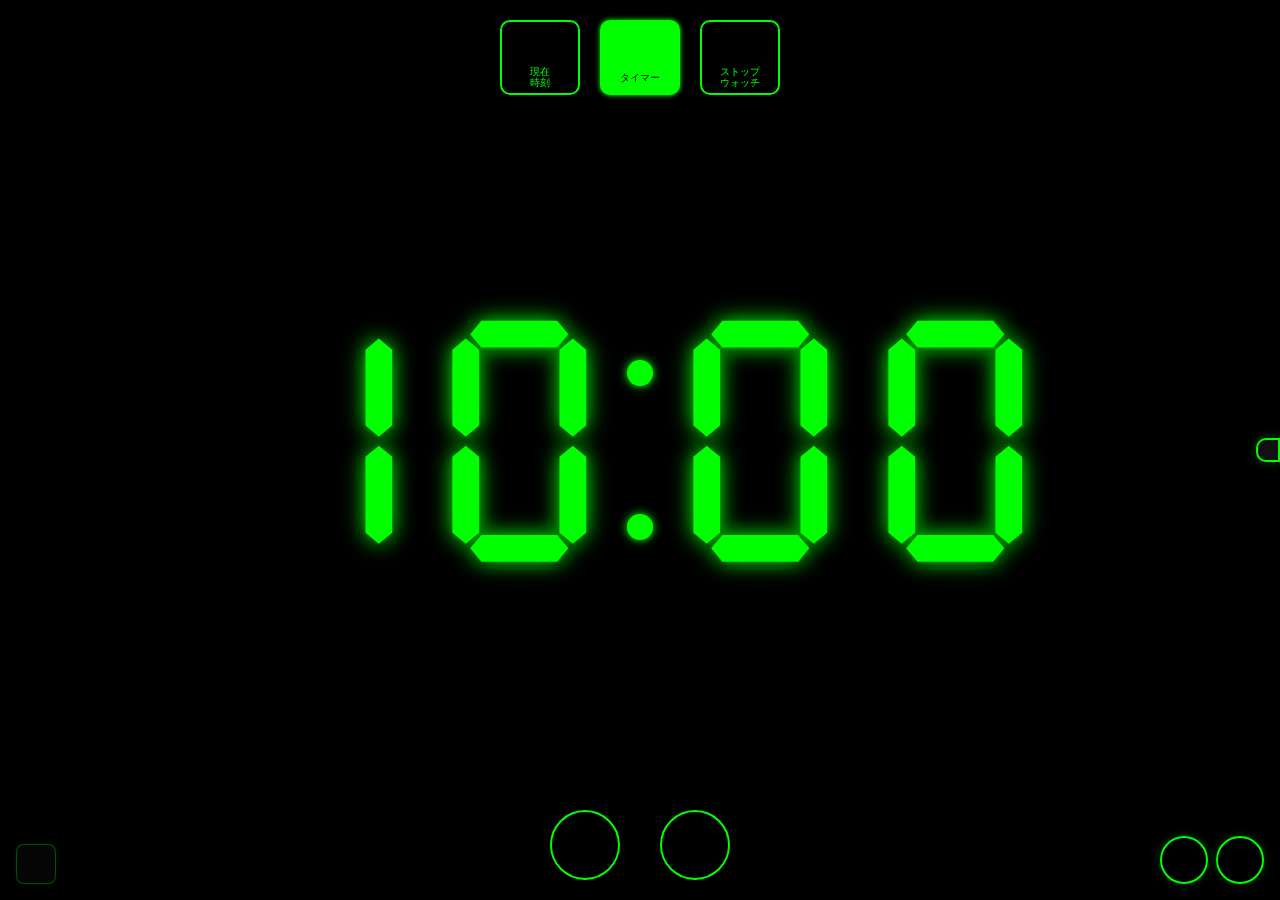
<file: index.html>
<!DOCTYPE html>
<html lang="ja">
  <head>
    <meta charset="utf-8" />
    <meta
      name="viewport"
      content="width=device-width, initial-scale=1.0, user-scalable=no"
    />
    <title>ストップウォッチ & タイマー</title>

    <!-- PWA設定 -->
    <meta name="description" content="高機能タイマー＆ストップウォッチアプリ" />
    <meta name="theme-color" content="#16213e" />
    <meta name="mobile-web-app-capable" content="yes" />
    <meta name="apple-mobile-web-app-capable" content="yes" />
    <meta
      name="apple-mobile-web-app-status-bar-style"
      content="black-translucent"
    />
    <meta name="apple-mobile-web-app-title" content="タイマー" />
    <link rel="manifest" href="./manifest.json" />

    <!-- アイコン設定 -->
    <link
      rel="icon"
      href="data:image/svg+xml,<svg xmlns='http://www.w3.org/2000/svg' viewBox='0 0 100 100'><text y='.9em' font-size='90'>⏱️</text></svg>"
    />
    <link
      rel="apple-touch-icon"
      sizes="192x192"
      href="./icons/icon-192x192.png"
    />
    <link
      rel="apple-touch-icon"
      sizes="512x512"
      href="./icons/icon-512x512.png"
    />
    <link
      href="https://cdnjs.cloudflare.com/ajax/libs/font-awesome/6.5.0/css/all.min.css"
      rel="stylesheet"
    />
    <link
      href="https://fonts.googleapis.com/css2?family=Orbitron:wght@700;900&display=swap"
      rel="stylesheet"
    />
    <style>
      @font-face {
        font-family: "DSEG7";
        src: url("https://cdn.jsdelivr.net/npm/dseg@0.46.0/fonts/DSEG7-Classic/DSEG7Classic-Regular.woff2")
          format("woff2");
        font-weight: normal;
        font-style: normal;
      }
      @font-face {
        font-family: "DSEG7";
        src: url("https://cdn.jsdelivr.net/npm/dseg@0.46.0/fonts/DSEG7-Classic/DSEG7Classic-Bold.woff2")
          format("woff2");
        font-weight: bold;
        font-style: normal;
      }
    </style>
    <link rel="stylesheet" href="styles.css" />
  </head>
  <body>
    <!-- モード切替 -->
    <div class="mode-switch">
      <button id="currentTimeMode" aria-pressed="false">
        <div class="mode-icon">
          <i class="fas fa-calendar"></i>
        </div>
        <div class="mode-label">現在<br />時刻</div>
      </button>
      <button class="active" id="timerMode" aria-pressed="true">
        <div class="mode-icon">
          <i class="fas fa-clock"></i>
        </div>
        <div class="mode-label">タイマー</div>
      </button>
      <button id="stopwatchMode" aria-pressed="false">
        <div class="mode-icon">
          <i class="fas fa-stopwatch"></i>
        </div>
        <div class="mode-label">ストップ<br />ウォッチ</div>
      </button>
    </div>

    <!-- メイン表示エリア -->
    <div class="center-display">
      <!-- 日付・曜日表示（現在時刻モード時のみ表示） -->
      <div id="dateDisplay" class="date-display" style="display: none">
        <div class="date-info">
          <span id="dateText" class="date-text">12/25</span>
          <span id="dayText" class="day-text">Mon</span>
          <span id="weatherInfo" class="weather-info">
            <span id="weatherIcon" class="weather-icon"></span>
            <span id="weatherTemp" class="weather-temp"></span>
          </span>
        </div>
      </div>
      <!-- サーキットメモ表示 -->
      <div
        id="circuitNoteDisplay"
        class="circuit-note-display"
        style="display: none"
      >
        <div class="circuit-note-content">
          <span id="circuitNoteText" class="circuit-note-text"></span>
        </div>
      </div>
      <div class="display-wrap">
        <div id="display" class="seven" aria-live="polite"></div>
      </div>
      <!-- サーキット進行状況表示 -->
      <div id="circuitProgress" class="circuit-progress" style="display: none">
        <div class="circuit-info">
          <span id="circuitTimeInfo" class="circuit-time-info"></span>
          <span id="circuitStepInfo" class="circuit-step-info">Step 1/3</span>
          <span id="circuitLoopInfo" class="circuit-loop-info"></span>
        </div>
      </div>
    </div>

    <!-- コントロールボタン -->
    <div class="controls">
      <button id="toggle" aria-label="開始">
        <i class="fas fa-play"></i>
      </button>
      <button id="reset" aria-label="リセット">
        <i class="fas fa-rotate-left"></i>
      </button>
    </div>

    <!-- サイドメニュー -->
    <aside class="side-menu" id="sideMenu">
      <!-- タイマー用コンテンツ -->
      <div id="timer-menu-content">
        <span class="section-label">タイマー</span>
        <div class="timer-options" id="timerOptions">
          <button data-minutes="1">1分</button>
          <button data-minutes="3">3分</button>
          <button data-minutes="5">5分</button>
          <button data-minutes="10" class="active">10分</button>
          <button data-minutes="15">15分</button>
          <button data-minutes="20">20分</button>
          <button data-minutes="30">30分</button>
          <button data-minutes="60">1時間</button>
        </div>

        <hr class="thick-sep" />

        <!-- カスタム時間設定 -->
        <div class="custom-time" id="customTime">
          <label class="section-label">カスタム時間</label>
          <div class="ct-row">
            <div class="ct-field">
              <span class="ct-suffix">時間</span>
              <div class="num-wrap">
                <input
                  type="number"
                  id="ctHours"
                  min="0"
                  value="0"
                  inputmode="numeric"
                  aria-label="時間"
                />
                <button
                  class="step up"
                  data-target="ctHours"
                  aria-label="時間を増やす"
                >
                  <i class="fas fa-chevron-up"></i>
                </button>
                <button
                  class="step down"
                  data-target="ctHours"
                  aria-label="時間を減らす"
                >
                  <i class="fas fa-chevron-down"></i>
                </button>
              </div>
            </div>
            <div class="ct-field">
              <span class="ct-suffix">分</span>
              <div class="num-wrap">
                <input
                  type="number"
                  id="ctMinutes"
                  min="0"
                  max="59"
                  value="0"
                  inputmode="numeric"
                  aria-label="分"
                />
                <button
                  class="step up"
                  data-target="ctMinutes"
                  aria-label="分を増やす"
                >
                  <i class="fas fa-chevron-up"></i>
                </button>
                <button
                  class="step down"
                  data-target="ctMinutes"
                  aria-label="分を減らす"
                >
                  <i class="fas fa-chevron-down"></i>
                </button>
              </div>
            </div>
            <div class="ct-field">
              <span class="ct-suffix">秒</span>
              <div class="num-wrap">
                <input
                  type="number"
                  id="ctSeconds"
                  min="0"
                  max="59"
                  value="0"
                  inputmode="numeric"
                  aria-label="秒"
                />
                <button
                  class="step up"
                  data-target="ctSeconds"
                  aria-label="秒を増やす"
                >
                  <i class="fas fa-chevron-up"></i>
                </button>
                <button
                  class="step down"
                  data-target="ctSeconds"
                  aria-label="秒を減らす"
                >
                  <i class="fas fa-chevron-down"></i>
                </button>
              </div>
            </div>
          </div>
          <button class="btn custom-time-apply" id="ctApply">設定</button>
        </div>

        <hr class="thick-sep" />

        <!-- サーキット設定 -->
        <div class="circuit-section">
          <label class="section-label">複数時間をセット</label>
          <button id="openCircuit" class="btn circuit-open-btn">
            サーキットを作成
          </button>
          <label class="history-label">履歴</label>
          <div
            id="savedCircuits"
            class="saved-circuits"
            aria-label="保存済みサーキット"
          ></div>
        </div>
      </div>

      <!-- アラーム用コンテンツ -->
      <div id="alarm-menu-content" style="display: none">
        <span class="section-label">アラーム設定</span>

        <!-- アラーム繰り返し設定 -->
        <div class="alarm-repeat-setting">
          <label class="alarm-repeat-label">繰り返し</label>
          <div class="alarm-repeat-options">
            <label class="alarm-repeat-option">
              <input
                type="radio"
                name="alarmRepeat"
                value="once"
                id="alarmOnce"
              />
              <span>1回限り</span>
            </label>
            <label class="alarm-repeat-option">
              <input
                type="radio"
                name="alarmRepeat"
                value="daily"
                checked
                id="alarmDaily"
              />
              <span>毎日</span>
            </label>
          </div>
        </div>

        <hr class="thick-sep" />

        <!-- アラーム時刻設定 -->
        <div class="custom-time" id="alarmTime">
          <label class="section-label">アラーム時刻</label>
          <div class="ct-row">
            <div class="ct-field">
              <span class="ct-suffix">時</span>
              <div class="num-wrap">
                <input
                  type="number"
                  id="alarmHours"
                  min="0"
                  max="23"
                  value="7"
                  inputmode="numeric"
                  aria-label="時"
                />
                <button
                  class="step up"
                  data-target="alarmHours"
                  aria-label="時を増やす"
                >
                  <i class="fas fa-chevron-up"></i>
                </button>
                <button
                  class="step down"
                  data-target="alarmHours"
                  aria-label="時を減らす"
                >
                  <i class="fas fa-chevron-down"></i>
                </button>
              </div>
            </div>
            <div class="ct-field">
              <span class="ct-suffix">分</span>
              <div class="num-wrap">
                <input
                  type="number"
                  id="alarmMinutes"
                  min="0"
                  max="59"
                  value="0"
                  inputmode="numeric"
                  aria-label="分"
                />
                <button
                  class="step up"
                  data-target="alarmMinutes"
                  aria-label="分を増やす"
                >
                  <i class="fas fa-chevron-up"></i>
                </button>
                <button
                  class="step down"
                  data-target="alarmMinutes"
                  aria-label="分を減らす"
                >
                  <i class="fas fa-chevron-down"></i>
                </button>
              </div>
            </div>
          </div>
          <button class="btn custom-time-apply" id="alarmSet">設定</button>
        </div>

        <hr class="thick-sep" />

        <!-- アラームリスト -->
        <div class="alarm-list-section">
          <label class="section-label">設定済みアラーム</label>
          <div id="alarmList" class="alarm-list"></div>
        </div>
      </div>
    </aside>

    <!-- メニュー開閉ボタン -->
    <button class="menu-toggle" id="openMenu" aria-label="メニューを開く">
      <i class="fas fa-angle-double-left desktop-icon"></i>
      <i class="fas fa-chevron-up mobile-icon" style="display: none"></i>
    </button>

    <!-- ミニマルモード切り替えボタン -->
    <button
      class="minimal-toggle"
      id="minimalToggle"
      aria-label="ミニマルモード切り替え"
    >
      <i class="fas fa-expand"></i>
    </button>

    <!-- スリープ防止切り替えボタン（スマホのみ表示） -->
    <button
      class="minimal-toggle sleep-toggle"
      id="sleepToggle"
      aria-label="スリープ防止"
      style="display: none"
    >
      <i class="fas fa-moon" id="sleepIcon"></i>
    </button>

    <!-- サーキット作成モーダル -->
    <div class="design-modal" id="circuitModal" aria-hidden="true">
      <div
        class="circuit-card"
        role="dialog"
        aria-modal="true"
        aria-labelledby="circuitTitle"
      >
        <h3 id="circuitTitle" class="circuit-title">サーキットを作成</h3>
        <div class="circuit-grid">
          <div class="circuit-left">
            <div
              class="circuit-drop"
              id="circuitCanvas"
              aria-label="ここにドラッグして追加"
            ></div>
            <div class="circuit-left-controls">
              <button
                class="circuit-reorder-btn"
                id="circuitMoveUp"
                aria-label="上に移動"
              >
                <i class="fas fa-chevron-up"></i>
              </button>
              <button
                class="circuit-reorder-btn"
                id="circuitMoveDown"
                aria-label="下に移動"
              >
                <i class="fas fa-chevron-down"></i>
              </button>
            </div>
          </div>
          <div class="circuit-right">
            <div class="circuit-right-content">
              <div
                class="circuit-list"
                id="circuitPresetList"
                aria-label="プリセット"
              ></div>
              <div class="circuit-custom-time">
                <div class="circuit-ct-row">
                  <div class="circuit-ct-field">
                    <div class="num-wrap">
                      <input
                        type="number"
                        id="circuitMinutes"
                        min="0"
                        max="59"
                        value="0"
                        aria-label="分"
                      />
                      <button
                        class="step up"
                        data-target="circuitMinutes"
                        aria-label="分を増やす"
                      >
                        <i class="fas fa-chevron-up"></i>
                      </button>
                      <button
                        class="step down"
                        data-target="circuitMinutes"
                        aria-label="分を減らす"
                      >
                        <i class="fas fa-chevron-down"></i>
                      </button>
                    </div>
                    <span class="circuit-ct-label">分</span>
                  </div>
                  <div class="circuit-ct-field">
                    <div class="num-wrap">
                      <input
                        type="number"
                        id="circuitSeconds"
                        min="0"
                        max="59"
                        value="0"
                        aria-label="秒"
                      />
                      <button
                        class="step up"
                        data-target="circuitSeconds"
                        aria-label="秒を増やす"
                      >
                        <i class="fas fa-chevron-up"></i>
                      </button>
                      <button
                        class="step down"
                        data-target="circuitSeconds"
                        aria-label="秒を減らす"
                      >
                        <i class="fas fa-chevron-down"></i>
                      </button>
                    </div>
                    <span class="circuit-ct-label">秒</span>
                  </div>
                </div>
              </div>
            </div>
            <div class="hint hint-wide">
              右からドラッグ & ドロップで左に追加。<br />左欄内はドラッグで順番入れ替え可。
            </div>
            <div class="hint hint-narrow">
              右の時間を押すと左に追加。<br />上下のボタンで順番入れ替え可。
            </div>
          </div>
        </div>
        <div class="circuit-loop-settings">
          <label class="loop-label">ループ設定</label>
          <div class="loop-content">
            <div class="loop-options">
              <label class="loop-option">
                <input
                  type="radio"
                  name="loopMode"
                  value="none"
                  checked
                  id="loopNone"
                />
                <span>ループなし</span>
              </label>
              <label class="loop-option">
                <input
                  type="radio"
                  name="loopMode"
                  value="infinite"
                  id="loopInfinite"
                />
                <span>無限ループ</span>
              </label>
              <label class="loop-option">
                <input
                  type="radio"
                  name="loopMode"
                  value="count"
                  id="loopCount"
                />
                <span>回数指定</span>
              </label>
            </div>
            <div
              class="loop-count-input"
              id="loopCountInput"
              style="display: none"
            >
              <label for="loopCountValue">ループ回数：</label>
              <div class="ct-field">
                <div class="num-wrap">
                  <input
                    type="number"
                    id="loopCountValue"
                    min="2"
                    max="99"
                    value="2"
                    aria-label="ループ回数"
                  />
                  <button
                    class="step up"
                    data-target="loopCountValue"
                    aria-label="回数を増やす"
                  >
                    <i class="fas fa-chevron-up"></i>
                  </button>
                  <button
                    class="step down"
                    data-target="loopCountValue"
                    aria-label="回数を減らす"
                  >
                    <i class="fas fa-chevron-down"></i>
                  </button>
                </div>
                <span class="ct-suffix">回</span>
              </div>
            </div>
          </div>
        </div>
        <div class="circuit-actions">
          <button class="btn" id="circuitClear">クリア</button>
          <button class="btn primary" id="circuitCreate">作成</button>
        </div>
      </div>
    </div>

    <!-- サーキット名入力モーダル -->
    <div class="design-modal" id="circuitNameModal" aria-hidden="true">
      <div
        class="design-card"
        role="dialog"
        aria-modal="true"
        aria-labelledby="circuitNameTitle"
      >
        <h3 id="circuitNameTitle">サーキット名を入力</h3>
        <input
          id="circuitNameInput"
          type="text"
          class="circuit-name-input"
          placeholder="例）10秒-15秒-10秒"
          aria-label="サーキット名"
        />
        <div class="design-actions design-actions-end">
          <button class="btn neutral" id="circuitNameOk">決定</button>
          <button class="btn neutral" id="circuitNameBack">戻る</button>
        </div>
      </div>
    </div>

    <!-- ステップメモ入力モーダル -->
    <div class="design-modal" id="stepNoteModal" aria-hidden="true">
      <div
        class="design-card"
        role="dialog"
        aria-modal="true"
        aria-labelledby="stepNoteTitle"
      >
        <h3 id="stepNoteTitle">ステップメモを入力</h3>
        <textarea
          id="stepNoteInput"
          class="circuit-note-input"
          placeholder="このステップの内容やメモを入力..."
          rows="4"
          aria-label="ステップメモ"
        ></textarea>
        <div class="design-actions design-actions-end">
          <button class="btn primary" id="stepNoteOk">保存</button>
          <button class="btn neutral" id="stepNoteCancel">キャンセル</button>
        </div>
      </div>
    </div>

    <!-- デザイン設定FAB -->
    <button class="design-fab" id="designFab" aria-label="デザイン設定">
      <i class="fas fa-sliders-h"></i>
    </button>

    <!-- 音声設定FAB -->
    <button class="sound-fab" id="soundFab" aria-label="音声設定">
      <i class="fas fa-volume-up"></i>
    </button>

    <!-- デザイン設定モーダル -->
    <div class="design-modal" id="designModal" aria-hidden="true">
      <div
        class="design-card"
        role="dialog"
        aria-modal="true"
        aria-labelledby="designTitle"
      >
        <h3 id="designTitle">デザイン設定</h3>
        <div class="design-section">
          <div class="design-section-title">表示サイズ</div>
          <div class="design-row display-size-row">
            <input
              type="range"
              id="dispScale"
              min="0.3"
              max="1.0"
              step="0.01"
              value="0.8"
              aria-label="表示サイズ"
              class="display-size-slider"
            />
          </div>
        </div>
        <div class="design-section">
          <div class="design-section-title">デザイン</div>
          <div class="design-row">
            <label>背景</label>
            <div class="bg-switch" id="bgSwitch">
              <button class="btn neutral small" data-bg="dark">Black</button>
              <button class="btn neutral small" data-bg="light">White</button>
            </div>
          </div>
          <div class="design-row">
            <label>カラー</label>
            <div class="palette-list" id="paletteList"></div>
          </div>
        </div>
        <div class="design-actions">
          <button class="btn neutral" id="designApply">適用</button>
          <button class="btn neutral" id="designCancel">キャンセル</button>
        </div>
      </div>
    </div>

    <!-- 音声設定モーダル -->
    <div class="design-modal" id="soundModal" aria-hidden="true">
      <div
        class="design-card"
        role="dialog"
        aria-modal="true"
        aria-labelledby="soundTitle"
      >
        <h3 id="soundTitle">音声設定</h3>
        <div class="design-section">
          <div class="design-section-title">音声</div>
          <div class="design-row">
            <label>音量</label>
            <span id="soundVolumeDisplay">100%</span>
            <input
              type="range"
              id="soundVolumeSlider"
              class="display-size-slider"
              min="0"
              max="1"
              step="0.01"
              value="1"
              aria-label="音量調整"
            />
          </div>
          <div class="design-row">
            <div class="sound-type-list" id="soundModalTypeList"></div>
          </div>
        </div>
        <div class="design-actions">
          <button class="btn neutral" id="soundApply">適用</button>
          <button class="btn neutral" id="soundCancel">キャンセル</button>
        </div>
      </div>
    </div>

    <!-- タイマー終了アラートモーダル -->
    <div class="alert-modal" id="alertModal" aria-hidden="true">
      <div class="alert-card">
        <div class="alert-icon">
          <div class="digital-clock">
            <div class="clock-face">
              <div class="clock-digits">00:00</div>
              <div class="clock-pulse"></div>
            </div>
          </div>
        </div>
        <div class="alert-title">タイマー終了！</div>
        <div class="alert-message" id="alertMessage">時間が経過しました</div>
        <button class="alert-button" id="alertClose">OK</button>
      </div>
    </div>

    <script src="script.js"></script>

    <!-- Service Worker 登録 -->
    <script>
      // PWA: Service Worker の登録
      if ("serviceWorker" in navigator) {
        window.addEventListener("load", () => {
          navigator.serviceWorker
            .register("./service-worker.js")
            .then((registration) => {
              console.log("✅ Service Worker 登録成功:", registration.scope);

              // 更新チェック
              registration.addEventListener("updatefound", () => {
                const newWorker = registration.installing;
                console.log("🔄 新しいバージョンを検出");

                newWorker.addEventListener("statechange", () => {
                  if (
                    newWorker.state === "installed" &&
                    navigator.serviceWorker.controller
                  ) {
                    // 新しいバージョンが利用可能
                    if (
                      confirm("新しいバージョンが利用可能です。更新しますか？")
                    ) {
                      newWorker.postMessage({ type: "SKIP_WAITING" });
                      window.location.reload();
                    }
                  }
                });
              });
            })
            .catch((error) => {
              console.error("❌ Service Worker 登録失敗:", error);
            });
        });

        // Service Worker が更新されたらリロード
        let refreshing = false;
        navigator.serviceWorker.addEventListener("controllerchange", () => {
          if (!refreshing) {
            refreshing = true;
            window.location.reload();
          }
        });
      } else {
        console.warn("⚠️ このブラウザは Service Worker に対応していません");
      }

      // PWA: インストールプロンプト
      let deferredPrompt;
      window.addEventListener("beforeinstallprompt", (e) => {
        // デフォルトのインストールプロンプトを防止
        e.preventDefault();
        deferredPrompt = e;
        console.log("📲 アプリのインストールが可能です");

        // 必要に応じてインストールボタンを表示する処理をここに追加
        // 例: showInstallButton();
      });

      // インストール完了時
      window.addEventListener("appinstalled", () => {
        console.log("✅ アプリがインストールされました");
        deferredPrompt = null;
      });
    </script>
  </body>
</html>
</file>
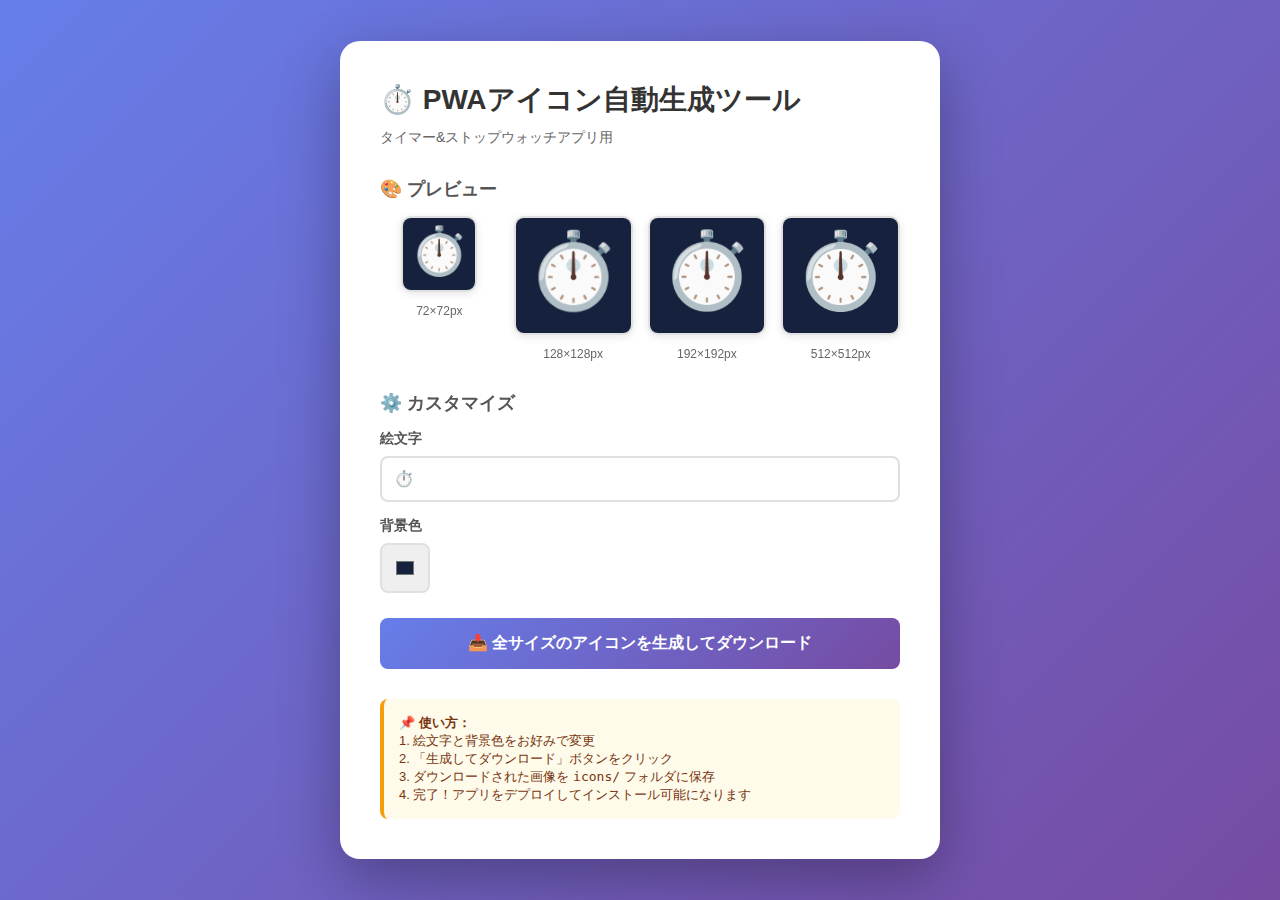
<file: generate-icons.html>
<!DOCTYPE html>
<html lang="ja">
  <head>
    <meta charset="utf-8" />
    <meta name="viewport" content="width=device-width, initial-scale=1.0" />
    <title>PWAアイコン自動生成ツール</title>
    <style>
      * {
        margin: 0;
        padding: 0;
        box-sizing: border-box;
      }

      body {
        font-family: -apple-system, BlinkMacSystemFont, "Segoe UI", Roboto,
          sans-serif;
        background: linear-gradient(135deg, #667eea 0%, #764ba2 100%);
        min-height: 100vh;
        display: flex;
        align-items: center;
        justify-content: center;
        padding: 20px;
      }

      .container {
        background: white;
        border-radius: 20px;
        padding: 40px;
        max-width: 600px;
        width: 100%;
        box-shadow: 0 20px 60px rgba(0, 0, 0, 0.3);
      }

      h1 {
        color: #333;
        margin-bottom: 10px;
        font-size: 28px;
      }

      .subtitle {
        color: #666;
        margin-bottom: 30px;
        font-size: 14px;
      }

      .section {
        margin-bottom: 30px;
      }

      .section h2 {
        color: #555;
        font-size: 18px;
        margin-bottom: 15px;
        display: flex;
        align-items: center;
        gap: 8px;
      }

      .icon-preview {
        display: grid;
        grid-template-columns: repeat(auto-fit, minmax(100px, 1fr));
        gap: 15px;
        margin-bottom: 20px;
      }

      .preview-item {
        text-align: center;
      }

      .preview-canvas {
        border: 2px solid #e0e0e0;
        border-radius: 10px;
        max-width: 100%;
        height: auto;
        box-shadow: 0 2px 8px rgba(0, 0, 0, 0.1);
      }

      .preview-label {
        margin-top: 8px;
        font-size: 12px;
        color: #666;
      }

      .controls {
        display: grid;
        gap: 15px;
      }

      .control-group {
        display: flex;
        flex-direction: column;
        gap: 8px;
      }

      label {
        font-weight: 600;
        color: #555;
        font-size: 14px;
      }

      input[type="text"],
      input[type="color"] {
        padding: 12px;
        border: 2px solid #e0e0e0;
        border-radius: 8px;
        font-size: 16px;
        transition: border-color 0.3s;
      }

      input[type="text"]:focus,
      input[type="color"]:focus {
        outline: none;
        border-color: #667eea;
      }

      input[type="color"] {
        height: 50px;
        cursor: pointer;
      }

      .btn {
        background: linear-gradient(135deg, #667eea 0%, #764ba2 100%);
        color: white;
        border: none;
        padding: 15px 30px;
        border-radius: 8px;
        font-size: 16px;
        font-weight: 600;
        cursor: pointer;
        transition: transform 0.2s, box-shadow 0.2s;
        margin-top: 10px;
      }

      .btn:hover {
        transform: translateY(-2px);
        box-shadow: 0 5px 20px rgba(102, 126, 234, 0.4);
      }

      .btn:active {
        transform: translateY(0);
      }

      .status {
        margin-top: 20px;
        padding: 15px;
        border-radius: 8px;
        background: #f0f9ff;
        border-left: 4px solid #0284c7;
        color: #0c4a6e;
        font-size: 14px;
        display: none;
      }

      .status.show {
        display: block;
      }

      .note {
        background: #fffbeb;
        border-left: 4px solid #f59e0b;
        padding: 15px;
        border-radius: 8px;
        margin-top: 20px;
        font-size: 13px;
        color: #78350f;
      }
    </style>
  </head>
  <body>
    <div class="container">
      <h1>⏱️ PWAアイコン自動生成ツール</h1>
      <p class="subtitle">タイマー&ストップウォッチアプリ用</p>

      <div class="section">
        <h2>🎨 プレビュー</h2>
        <div class="icon-preview" id="preview"></div>
      </div>

      <div class="section">
        <h2>⚙️ カスタマイズ</h2>
        <div class="controls">
          <div class="control-group">
            <label for="emoji">絵文字</label>
            <input
              type="text"
              id="emoji"
              value="⏱️"
              maxlength="2"
              placeholder="絵文字を入力"
            />
          </div>

          <div class="control-group">
            <label for="bgColor">背景色</label>
            <input type="color" id="bgColor" value="#16213e" />
          </div>

          <button class="btn" id="generateBtn">
            📥 全サイズのアイコンを生成してダウンロード
          </button>
        </div>
      </div>

      <div class="status" id="status"></div>

      <div class="note">
        <strong>📌 使い方：</strong><br />
        1. 絵文字と背景色をお好みで変更<br />
        2. 「生成してダウンロード」ボタンをクリック<br />
        3. ダウンロードされた画像を <code>icons/</code> フォルダに保存<br />
        4. 完了！アプリをデプロイしてインストール可能になります
      </div>
    </div>

    <script>
      const sizes = [72, 96, 128, 144, 152, 192, 384, 512];
      const previewSizes = [72, 128, 192, 512];
      const emojiInput = document.getElementById("emoji");
      const bgColorInput = document.getElementById("bgColor");
      const generateBtn = document.getElementById("generateBtn");
      const preview = document.getElementById("preview");
      const status = document.getElementById("status");

      // プレビュー更新
      function updatePreview() {
        preview.innerHTML = "";
        const emoji = emojiInput.value || "⏱️";
        const bgColor = bgColorInput.value;

        previewSizes.forEach((size) => {
          const item = document.createElement("div");
          item.className = "preview-item";

          const canvas = document.createElement("canvas");
          canvas.width = size;
          canvas.height = size;
          canvas.className = "preview-canvas";

          const ctx = canvas.getContext("2d");

          // 背景
          ctx.fillStyle = bgColor;
          ctx.fillRect(0, 0, size, size);

          // 絵文字
          ctx.font = `${size * 0.65}px Arial, sans-serif`;
          ctx.textAlign = "center";
          ctx.textBaseline = "middle";
          ctx.fillText(emoji, size / 2, size / 2);

          const label = document.createElement("div");
          label.className = "preview-label";
          label.textContent = `${size}×${size}px`;

          item.appendChild(canvas);
          item.appendChild(label);
          preview.appendChild(item);
        });
      }

      // アイコン生成とダウンロード
      async function generateIcons() {
        const emoji = emojiInput.value || "⏱️";
        const bgColor = bgColorInput.value;

        status.textContent = "生成中...";
        status.className = "status show";

        let completed = 0;

        for (const size of sizes) {
          await new Promise((resolve) => {
            const canvas = document.createElement("canvas");
            canvas.width = size;
            canvas.height = size;

            const ctx = canvas.getContext("2d");

            // 背景
            ctx.fillStyle = bgColor;
            ctx.fillRect(0, 0, size, size);

            // 絵文字
            ctx.font = `${size * 0.65}px Arial, sans-serif`;
            ctx.textAlign = "center";
            ctx.textBaseline = "middle";
            ctx.fillText(emoji, size / 2, size / 2);

            // ダウンロード
            canvas.toBlob((blob) => {
              const url = URL.createObjectURL(blob);
              const a = document.createElement("a");
              a.href = url;
              a.download = `icon-${size}x${size}.png`;
              a.click();
              URL.revokeObjectURL(url);

              completed++;
              status.textContent = `生成中... ${completed}/${sizes.length}`;

              setTimeout(resolve, 200); // ダウンロード間隔
            });
          });
        }

        status.textContent = `✅ ${sizes.length}個のアイコンを生成しました！ダウンロードフォルダを確認して、icons/フォルダに移動してください。`;
      }

      // イベントリスナー
      emojiInput.addEventListener("input", updatePreview);
      bgColorInput.addEventListener("input", updatePreview);
      generateBtn.addEventListener("click", generateIcons);

      // 初期プレビュー
      updatePreview();
    </script>
  </body>
</html>
</file>
<file: styles.css>
:root {
  --bg: #000;
  --panel: #000;
  --fg: #00ff00;
  --fg-dim: rgba(0, 0, 0, 0);
  --glow: 0 0 5px #00ff00;
  --menu-bg: #111;
  --fg-r: 0;
  --fg-g: 255;
  --fg-b: 0;
  --seg-w: 12;
  --disp-scale: 0.8;
  --ui-accent: #ff8c3a; /* 中立アクセント（FABなどに使用） */
}
* {
  box-sizing: border-box;
}
html,
body {
  height: 100%;
  margin: 0;
  background: var(--bg);
  color: var(--fg);
  font-family: "Courier New", monospace;
  overflow: hidden;
  font-weight: 600;
}

.mode-switch {
  display: flex;
  justify-content: center;
  gap: 20px;
  margin-top: 20px;
  position: relative;
  z-index: 10;
}
.mode-switch button {
  background: none;
  border: 2px solid var(--fg);
  color: var(--fg);
  padding: 8px 12px;
  font-size: 1em;
  border-radius: 10px;
  cursor: pointer;
  transition: 0.25s;
  display: flex;
  flex-direction: column;
  align-items: center;
  justify-content: space-between;
  width: 80px; /* 横幅を統一 */
  height: 75px; /* 2行表示に対応して高さを少し増加 */
  box-sizing: border-box; /* パディングを含めてサイズ計算 */
}
.mode-switch button.active {
  background: var(--fg);
  color: var(--bg);
  box-shadow: 0 0 5px var(--fg);
}

/* モード切り替えのアイコンとラベル */
.mode-icon {
  font-size: 1.5em; /* アイコンを適切なサイズに */
  display: flex;
  align-items: center;
  justify-content: center;
  width: 1.5em; /* アイコンの幅を固定 */
  height: 1.5em; /* アイコンの高さを固定 */
  flex-shrink: 0; /* アイコンサイズを固定 */
}
.mode-label {
  font-size: 0.65em; /* ラベルを小さく */
  font-weight: 500;
  line-height: 1.1; /* 2行表示に対応 */
  text-align: center; /* 中央揃え */
  display: flex;
  align-items: center;
  justify-content: center;
  min-height: 2.2em; /* 1行と2行の文字の高さを統一 */
  max-height: 2.2em; /* 最大高さを制限 */
  flex: 1; /* 残りのスペースを占有 */
  overflow: hidden; /* はみ出しを防ぐ */
}

.center-display {
  display: flex;
  flex-direction: column;
  justify-content: center;
  align-items: center;
  height: 100vh;
  text-align: center;
  position: fixed;
  top: 0;
  left: 0;
  width: 100vw;
  z-index: 0;
  pointer-events: none;
}

/* 日付・曜日表示 */
.date-display {
  margin-bottom: 20px;
  pointer-events: none;
}

/* サーキットメモ表示 */
.circuit-note-display {
  margin-bottom: 15px;
  pointer-events: none;
}

.circuit-note-content {
  display: flex;
  align-items: center;
  justify-content: center;
  padding: 10px 20px;
  background: var(--fg);
  border-radius: 8px;
  max-width: 600px;
}

.circuit-note-text {
  font-family: "Orbitron", "Courier New", monospace;
  font-size: 0.95rem;
  color: var(--bg);
  line-height: 1.4;
  white-space: pre-wrap;
  word-break: break-word;
}

@media (max-width: 768px) {
  .circuit-note-content {
    padding: 8px 16px;
    max-width: 90vw;
  }

  .circuit-note-text {
    font-size: 0.85rem;
  }
}

@media (max-width: 480px) {
  .circuit-note-content {
    padding: 6px 12px;
  }

  .circuit-note-text {
    font-size: 0.75rem;
  }
}

/* サーキット進行状況表示 */
.circuit-progress {
  margin-top: 20px;
  pointer-events: none;
}

.circuit-info {
  display: flex;
  gap: 12px;
  align-items: center;
  justify-content: center;
  padding: 8px 18px;
  background: rgba(var(--fg-r), var(--fg-g), var(--fg-b), 0.15);
  border-radius: 8px;
  border: 2px solid rgba(var(--fg-r), var(--fg-g), var(--fg-b), 0.4);
  box-shadow: 0 0 15px rgba(var(--fg-r), var(--fg-g), var(--fg-b), 0.3);
}

.circuit-time-info,
.circuit-step-info,
.circuit-loop-info {
  font-family: "Orbitron", "Courier New", monospace;
  font-weight: 700;
  font-size: 1rem;
  letter-spacing: 0.08em;
  color: var(--fg);
  text-rendering: geometricPrecision;
}

.circuit-time-info {
  padding-right: 12px;
  border-right: 2px solid var(--fg);
  opacity: 0.95;
}

.circuit-time-info:empty {
  display: none;
}

.circuit-loop-info {
  padding-left: 12px;
  border-left: 2px solid var(--fg);
  opacity: 0.9;
}

.circuit-loop-info:empty {
  display: none;
}

/* レスポンシブ調整 */
@media (max-width: 768px) {
  .circuit-info {
    gap: 10px;
    padding: 6px 14px;
  }

  .circuit-time-info,
  .circuit-step-info,
  .circuit-loop-info {
    font-size: 0.9rem;
  }

  .circuit-time-info {
    padding-right: 10px;
  }

  .circuit-loop-info {
    padding-left: 10px;
  }
}

@media (max-width: 480px) {
  .circuit-info {
    gap: 8px;
    padding: 5px 12px;
  }

  .circuit-time-info,
  .circuit-step-info,
  .circuit-loop-info {
    font-size: 0.8rem;
  }

  .circuit-time-info {
    padding-right: 8px;
  }

  .circuit-loop-info {
    padding-left: 8px;
  }
}

.date-info {
  display: flex;
  gap: 16px;
  align-items: center;
  justify-content: center;
  padding: 10px 22px;
  background: var(--fg);
  border-radius: 10px;
  box-shadow: 0 0 5px rgba(var(--fg-r), var(--fg-g), var(--fg-b), 0.7),
    0 0 20px rgba(var(--fg-r), var(--fg-g), var(--fg-b), 0.5),
    inset 0 2px 4px rgba(255, 255, 255, 0.1);
  position: relative;
  border: 2px solid rgba(var(--fg-r), var(--fg-g), var(--fg-b), 0.3);
}

.date-info::before {
  content: "";
  position: absolute;
  inset: 3px;
  background: linear-gradient(
    135deg,
    rgba(0, 0, 0, 0.08) 0%,
    rgba(0, 0, 0, 0.02) 50%,
    rgba(0, 0, 0, 0.05) 100%
  );
  border-radius: 9px;
  pointer-events: none;
  z-index: 0;
}

.date-text,
.day-text {
  font-weight: bold;
  letter-spacing: 0.25em;
  color: var(--bg);
  text-rendering: geometricPrecision;
  -webkit-font-smoothing: antialiased;
  position: relative;
  z-index: 1;
  line-height: 1;
  display: flex;
  align-items: center;
}

.date-text {
  font-family: "DSEG7", "Courier New", monospace;
  font-size: 1.75rem;
  filter: brightness(1.2) contrast(1.4) saturate(1.1);
  text-indent: 0.25em;
}

.day-text {
  font-family: "Orbitron", "Courier New", monospace;
  font-size: 1.5rem;
  text-transform: uppercase;
  padding-left: 16px;
  border-left: 3px solid var(--bg);
  opacity: 0.98;
  text-indent: 0;
  letter-spacing: 0.15em;
}

.weather-info {
  display: flex;
  align-items: center;
  gap: 8px;
  padding-left: 16px;
  border-left: 3px solid var(--bg);
  position: relative;
  z-index: 1;
}

.weather-icon {
  font-size: 1.6rem;
  line-height: 1;
  display: flex;
  align-items: center;
  color: var(--bg);
  filter: drop-shadow(0 0 2px rgba(0, 0, 0, 0.3));
}

.weather-icon i {
  color: var(--bg);
}

.weather-temp {
  font-family: "Orbitron", "Courier New", monospace;
  font-size: 1.4rem;
  font-weight: bold;
  color: var(--bg);
  letter-spacing: 0.05em;
  text-rendering: geometricPrecision;
  -webkit-font-smoothing: antialiased;
}

/* レスポンシブ調整 */
@media (max-width: 768px) {
  .date-info {
    gap: 14px;
    padding: 9px;
  }

  .date-text {
    font-size: 1.5rem;
    text-indent: 0.22em;
  }

  .day-text {
    font-size: 1.5rem;
    padding-left: 14px;
    border-left-width: 2.5px;
    letter-spacing: 0.12em;
  }

  .weather-info {
    gap: 6px;
    padding-left: 14px;
    border-left-width: 2.5px;
  }

  .weather-icon {
    font-size: 1.4rem;
  }

  .weather-icon i {
    font-size: 1.4rem;
  }

  .weather-temp {
    font-size: 1.2rem;
  }
}

@media (max-width: 480px) {
  .date-info {
    gap: 12px;
    padding: 8px;
  }

  .date-text {
    font-size: 1.25rem;
    text-indent: 0.2em;
  }

  .day-text {
    font-size: 1rem;
    padding-left: 12px;
    border-left-width: 2px;
    letter-spacing: 0.1em;
  }

  .weather-info {
    gap: 5px;
    padding-left: 12px;
    border-left-width: 2px;
  }

  .weather-icon {
    font-size: 1.2rem;
  }

  .weather-icon i {
    font-size: 1.2rem;
  }

  .weather-temp {
    font-size: 1rem;
  }
}

.display-wrap {
  position: relative;
  display: flex;
  flex-direction: column;
  align-items: center;
  justify-content: center;
  gap: calc(20px + (10px * var(--disp-scale)));
}

.seven {
  display: flex;
  align-items: center;
  width: calc(var(--disp-scale) * 100vw);
  max-width: min(
    calc(var(--disp-scale) * 100vw),
    95vw
  ); /* タイマー表示に合わせて95vwに統一 */
  justify-content: center;
}

/* 00:00形式（4桁）の場合は横幅いっぱいに表示 */
#display.seven:not(:has(.colon:nth-child(6))) {
  max-width: 100vw !important; /* 横幅いっぱいに表示 */
}

#display.seven:not(:has(.colon:nth-child(6))) .digit {
  max-width: calc(
    var(--disp-scale) * 28vw
  ) !important; /* 00:00形式用により拡大 */
  max-height: min(
    calc(var(--disp-scale) * 48vw),
    calc(9vw + (var(--disp-scale) - 0.3) * 40vw)
  ) !important; /* 00:00形式用により拡大 */
}

#display.seven:not(:has(.colon:nth-child(6))) .colon {
  max-width: min(
    calc(var(--disp-scale) * 7.5vw),
    calc(1.8vw + (var(--disp-scale) - 0.3) * 8vw)
  ) !important; /* 00:00形式用により拡大 */
  max-height: min(
    calc(var(--disp-scale) * 48vw),
    calc(9vw + (var(--disp-scale) - 0.3) * 40vw)
  ) !important; /* 00:00形式用により拡大 */
}

#display.seven:not(:has(.colon:nth-child(6))) .dot {
  max-width: min(
    calc(var(--disp-scale) * 4vw),
    calc(1.2vw + (var(--disp-scale) - 0.3) * 4vw)
  ) !important; /* 00:00形式用により拡大 */
  max-height: min(
    calc(var(--disp-scale) * 4vw),
    calc(1.2vw + (var(--disp-scale) - 0.3) * 4vw)
  ) !important; /* 00:00形式用により拡大 */
}

/* 00:00:00形式（6桁）の場合は横幅いっぱいに表示 */
#display.seven:has(.colon:nth-child(6)) {
  max-width: 100vw !important; /* 横幅いっぱいに表示 */
}

#display.seven:has(.colon:nth-child(6)) .digit {
  max-width: calc(
    var(--disp-scale) * 28vw
  ) !important; /* 00:00:00形式をタイマーと同じサイズに調整 */
  max-height: min(
    calc(var(--disp-scale) * 28vw),
    calc(5.5vw + (var(--disp-scale) - 0.3) * 32vw)
  ) !important; /* 00:00:00形式を小さくしてはみ出しを防ぐ */
  width: calc(var(--disp-scale) * 15vw);
}

#display.seven:has(.colon:nth-child(6)) .colon {
  max-width: min(
    calc(var(--disp-scale) * 7.5vw),
    calc(1.8vw + (var(--disp-scale) - 0.3) * 8vw)
  ) !important; /* 00:00:00形式をタイマーと同じサイズに調整 */
  max-height: min(
    calc(var(--disp-scale) * 28vw),
    calc(5.5vw + (var(--disp-scale) - 0.3) * 24vw)
  ) !important; /* 00:00:00形式を小さくしてはみ出しを防ぐ */
}

#display.seven:has(.colon:nth-child(6)) .dot {
  max-width: min(
    calc(var(--disp-scale) * 4vw),
    calc(1.2vw + (var(--disp-scale) - 0.3) * 4vw)
  ) !important; /* 00:00:00形式をタイマーと同じサイズに調整 */
  max-height: min(
    calc(var(--disp-scale) * 4vw),
    calc(1.2vw + (var(--disp-scale) - 0.3) * 4vw)
  ) !important; /* 00:00:00形式をタイマーと同じサイズに調整 */
}

.digit {
  width: calc(var(--disp-scale) * 19vw);
  height: calc(var(--disp-scale) * 30.5vw);
  flex-shrink: 0;
  max-width: min(
    calc(var(--disp-scale) * 17vw),
    calc(4vw + (var(--disp-scale) - 0.3) * 11vw)
  ); /* 0.3=4vw, 0.8=9.5vw, 1.0=11.7vw の線形補間 */
  max-height: min(
    calc(var(--disp-scale) * 30.5vw),
    calc(6vw + (var(--disp-scale) - 0.3) * 19vw)
  ); /* 0.3=6vw, 0.8=19.5vw, 1.0=20.3vw の線形補間 */
}
.digit svg {
  display: block;
  width: 100%;
  height: 100%;
  overflow: visible;
  pointer-events: none;
}
.seg {
  fill: var(--fg-dim);
  transition: fill 0.15s, filter 0.2s;
}
.on {
  fill: var(--fg);
  filter: drop-shadow(var(--glow));
}
.colon {
  width: calc(var(--disp-scale) * 4.5vw);
  height: calc(var(--disp-scale) * 30.5vw);
  display: flex;
  flex-direction: column;
  justify-content: space-between;
  padding: calc(var(--disp-scale) * 6.5vw) 0;
  flex-shrink: 0;
  max-width: min(
    calc(var(--disp-scale) * 4.5vw),
    calc(1vw + (var(--disp-scale) - 0.3) * 3vw)
  ); /* 0.3=1vw, 0.8=2.5vw, 1.0=3.1vw の線形補間 */
  max-height: min(
    calc(var(--disp-scale) * 30.5vw),
    calc(6vw + (var(--disp-scale) - 0.3) * 19vw)
  ); /* 0.3=6vw, 0.8=19.5vw, 1.0=20.3vw の線形補間 */
}
.dot {
  width: calc(var(--disp-scale) * 2.5vw);
  height: calc(var(--disp-scale) * 2.5vw);
  border-radius: 50%;
  background: var(--fg-dim);
  margin: 0 auto;
  max-width: min(
    calc(var(--disp-scale) * 2.5vw),
    calc(0.6vw + (var(--disp-scale) - 0.3) * 1.8vw)
  ); /* 0.3=0.6vw, 0.8=1.5vw, 1.0=1.86vw の線形補間 */
  max-height: min(
    calc(var(--disp-scale) * 2.5vw),
    calc(0.6vw + (var(--disp-scale) - 0.3) * 1.8vw)
  ); /* 0.3=0.6vw, 0.8=1.5vw, 1.0=1.86vw の線形補間 */
}
.dot.on {
  background: var(--fg);
  filter: drop-shadow(var(--glow));
}

.controls {
  width: 100%;
  padding: 20px;
  display: flex;
  justify-content: center;
  gap: 40px;
  position: absolute;
  bottom: 0;
  left: 0;
  background: var(--panel);
  z-index: 10;
}
.controls button {
  background: none;
  border: 2px solid var(--fg);
  color: var(--fg);
  font-size: 2em;
  width: 70px;
  height: 70px;
  border-radius: 50%;
  cursor: pointer;
  transition: 0.25s;
  display: flex;
  align-items: center;
  justify-content: center;
}
.controls button:hover,
.controls button.active {
  background: var(--fg);
  color: var(--bg);
  box-shadow: 0 0 5px var(--fg);
}

.design-fab {
  position: fixed;
  right: 16px;
  bottom: 16px;
  width: 48px;
  height: 48px;
  border-radius: 50%;
  border: 2px solid var(--fg); /* ← テーマ色に同期 */
  background: rgba(0, 0, 0, 0.15);
  backdrop-filter: saturate(120%) blur(2px);
  color: var(--fg); /* ← テーマ色に同期 */
  display: flex;
  align-items: center;
  justify-content: center;
  font-size: 18px;
  cursor: pointer;
  z-index: 1100;
  box-shadow: 0 4px 16px rgba(0, 0, 0, 0.35),
    0 0 10px rgba(var(--fg-r), var(--fg-g), var(--fg-b), 0.25);
  transition: 0.25s;
  pointer-events: auto;
  /* クリック判定エリアを確保 */
  min-width: 48px;
  min-height: 48px;
  /* タッチデバイスでのクリック判定を改善 */
  touch-action: manipulation;
}
.design-fab:hover {
  background: var(--fg);
  color: var(--bg);
  box-shadow: 0 0 14px rgba(var(--fg-r), var(--fg-g), var(--fg-b), 0.7);
}

.sound-fab {
  position: fixed;
  right: 72px;
  bottom: 16px;
  width: 48px;
  height: 48px;
  border-radius: 50%;
  border: 2px solid var(--fg);
  background: rgba(0, 0, 0, 0.15);
  backdrop-filter: saturate(120%) blur(2px);
  color: var(--fg);
  display: flex;
  align-items: center;
  justify-content: center;
  font-size: 18px;
  cursor: pointer;
  z-index: 1100;
  box-shadow: 0 4px 16px rgba(0, 0, 0, 0.35),
    0 0 10px rgba(var(--fg-r), var(--fg-g), var(--fg-b), 0.25);
  transition: 0.25s;
  pointer-events: auto;
  min-width: 44px;
  min-height: 44px;
  touch-action: manipulation;
}
.sound-fab:hover {
  background: var(--fg);
  color: var(--bg);
  box-shadow: 0 0 14px rgba(var(--fg-r), var(--fg-g), var(--fg-b), 0.7);
}

/* デザイン設定モーダルの表示サイズスライダー */
.display-size-row {
  display: flex;
  justify-content: center;
  align-items: center;
  padding: 20px 0;
  width: 100%;
  margin: 0;
}

.display-size-slider {
  width: 100%;
  height: 12px;
  background: rgba(var(--fg-r), var(--fg-g), var(--fg-b), 0.2);
  border-radius: 6px;
  outline: none;
  cursor: pointer;
  -webkit-appearance: none;
  appearance: none;
  margin: 0;
}

.display-size-slider::-webkit-slider-thumb {
  -webkit-appearance: none;
  appearance: none;
  width: 24px;
  height: 24px;
  background: var(--fg);
  border-radius: 50%;
  cursor: pointer;
  box-shadow: 0 2px 6px rgba(0, 0, 0, 0.3);
  transition: 0.2s;
}

.display-size-slider::-webkit-slider-thumb:hover {
  transform: scale(1.1);
  box-shadow: 0 4px 12px rgba(var(--fg-r), var(--fg-g), var(--fg-b), 0.4);
}

.display-size-slider::-moz-range-thumb {
  width: 24px;
  height: 24px;
  background: var(--fg);
  border-radius: 50%;
  cursor: pointer;
  border: none;
  box-shadow: 0 2px 6px rgba(0, 0, 0, 0.3);
  transition: 0.2s;
}

.display-size-slider::-moz-range-thumb:hover {
  transform: scale(1.1);
  box-shadow: 0 4px 12px rgba(var(--fg-r), var(--fg-g), var(--fg-b), 0.4);
}

.display-size-slider::-moz-range-track {
  height: 12px;
  background: rgba(var(--fg-r), var(--fg-g), var(--fg-b), 0.2);
  border-radius: 6px;
  border: none;
}

/* ライトモード時の表示サイズスライダー */
.design-card.light .display-size-slider {
  background: rgba(0, 0, 0, 0.1);
  border: 1px solid rgba(0, 0, 0, 0.1);
}

.design-card.light .display-size-slider::-webkit-slider-thumb {
  background: #000;
  border: 2px solid #000;
}

.design-card.light .display-size-slider::-moz-range-thumb {
  background: #000;
  border: 2px solid #000;
}

.design-card.light .display-size-slider::-moz-range-track {
  background: rgba(0, 0, 0, 0.1);
}

/* 音声設定モーダルのスタイル */
#soundModal .sound-type-list {
  display: grid;
  grid-template-columns: repeat(2, 1fr);
  gap: 8px;
  width: 100%;
}

#soundModal .sound-type-item {
  display: flex;
  align-items: center;
  justify-content: center;
  padding: 12px 8px;
  border: 1px solid var(--fg);
  border-radius: 6px;
  background: rgba(0, 0, 0, 0.2);
  transition: 0.2s;
}

#soundModal .sound-type-item:hover {
  background: rgba(var(--fg-r), var(--fg-g), var(--fg-b), 0.1);
}

#soundModal .sound-type-item input[type="radio"] {
  margin-right: 8px;
}

#soundModal .sound-type-item label {
  flex: 1;
  cursor: pointer;
  display: flex;
  align-items: center;
}

#soundModal .sound-name {
  font-size: 14px;
  color: var(--fg);
}

.tick-sound-options {
  display: flex;
  gap: 8px;
  opacity: 0.3;
  pointer-events: none;
  transition: opacity 0.3s;
}

.tick-sound-options.enabled {
  opacity: 1;
  pointer-events: auto;
}

.tick-sound-option {
  flex: 1;
  display: flex;
  align-items: center;
  justify-content: space-between;
  gap: 8px;
  padding: 10px 12px;
  border: 1px solid var(--fg);
  border-radius: 6px;
  background: rgba(0, 0, 0, 0.2);
  transition: 0.2s;
  cursor: pointer;
}

.tick-sound-option:hover {
  background: rgba(var(--fg-r), var(--fg-g), var(--fg-b), 0.1);
}

.tick-sound-option.active {
  background: var(--fg);
}

.tick-sound-option.active .tick-sound-option-name {
  color: var(--bg);
  font-weight: 600;
}

.tick-sound-option-name {
  font-size: 14px;
  color: var(--fg);
  flex: 1;
}

#soundModal .sound-test-btn {
  background: none;
  border: 1px solid var(--fg);
  color: var(--fg);
  padding: 6px 8px;
  border-radius: 4px;
  cursor: pointer;
  transition: 0.2s;
  font-size: 12px;
  min-width: 32px;
  height: 32px;
  display: flex;
  align-items: center;
  justify-content: center;
}

#soundModal .sound-test-btn:hover {
  background: var(--fg);
  color: var(--bg);
}

#soundModal .sound-test-btn i {
  font-size: 12px;
}

/* 音量スライダーの幅を音声種類と同じに調整 */
#soundModal .design-row:has(input[type="range"]) {
  display: flex;
  flex-direction: column;
  gap: 8px;
}

#soundModal .design-row:has(input[type="range"]) input[type="range"] {
  width: 100%;
  min-width: 280px;
  background: rgba(var(--fg-r), var(--fg-g), var(--fg-b), 0.2);
}

#soundModal.design-card.light
  .design-row:has(input[type="range"])
  input[type="range"] {
  background: rgba(0, 0, 0, 0.1);
  border: 1px solid rgba(0, 0, 0, 0.2);
}

/* ライトモード時の音量スライダーのつまみ */
.design-card.light input[type="range"]::-webkit-slider-thumb {
  background: #000;
  border: 2px solid #000;
}

.design-card.light input[type="range"]::-moz-range-thumb {
  background: #000;
  border: 2px solid #000;
}

/* ライトモード時の音声種類ラベルとテストボタン */
.design-card.light .design-section-title {
  color: #000;
  border-bottom-color: rgba(0, 0, 0, 0.2);
}

.design-card.light #soundVolumeDisplay {
  color: #000;
}

/* レスポンシブ対応：常に2列グリッド表示を維持 */
@media (max-width: 480px) {
  #soundModal .sound-type-list {
    display: grid;
    grid-template-columns: repeat(2, 1fr);
    gap: 6px;
  }

  #soundModal .sound-type-item {
    padding: 10px 6px;
    font-size: 0.85em;
  }

  .tick-sound-option {
    padding: 8px 10px;
  }

  .tick-sound-option-name {
    font-size: 13px;
  }

  #soundModal .design-row:has(input[type="range"]) input[type="range"] {
    min-width: 240px;
  }
}

@media (max-width: 360px) {
  #soundModal .sound-type-list {
    display: grid;
    grid-template-columns: repeat(2, 1fr);
    gap: 5px;
  }

  #soundModal .sound-type-item {
    padding: 8px 4px;
    font-size: 0.8em;
  }

  .tick-sound-option {
    padding: 6px 8px;
  }

  .tick-sound-option-name {
    font-size: 12px;
  }

  #soundModal .design-row:has(input[type="range"]) input[type="range"] {
    min-width: 200px;
  }
}

.side-menu {
  position: fixed;
  top: 0;
  right: -220px;
  width: 200px;
  height: 100%;
  background: var(--panel);
  border-left: 2px solid var(--fg);
  padding: 56px 8px 8px;
  box-shadow: -2px 0 10px rgba(var(--fg-r), var(--fg-g), var(--fg-b), 0.3);
  transition: right 0.3s, bottom 0.3s, height 0.3s;
  z-index: 1000;
  overflow-y: auto;
  overflow-x: hidden;
  /* スクロールバーの幅を考慮したパディング調整 */
  padding-right: 4px;
  box-sizing: border-box;
  color: var(--fg);
}
.side-menu.open {
  right: 0;
}

/* サイドメニューのライトモード */
.side-menu.light {
  background: #f7f7f7;
  color: #111;
  border-left-color: #999;
}

.side-menu.light .section-label {
  color: #111;
}

.side-menu.light .timer-options button {
  border-color: #999;
  color: #111;
}

.side-menu.light .timer-options button:hover {
  background: rgba(0, 0, 0, 0.1);
  border-color: #000;
}

.side-menu.light .timer-options button.active {
  background: #000;
  color: #fff;
  border-color: #000;
}

.side-menu.light .custom-time input {
  border-color: #999;
  color: #111;
}

.side-menu.light .custom-time input:focus {
  border-color: #000;
}

.side-menu.light .custom-time-apply {
  background: #fff;
  color: #111;
  border-color: #999;
}

.side-menu.light .custom-time-apply:hover {
  background: #f0f0f0;
  border-color: #666;
}

.side-menu.light .custom-time-apply.active {
  background: #000;
  color: #fff;
  border-color: #000;
}

.side-menu.light .num-wrap .step {
  border-color: #999;
  color: #111;
}

.side-menu.light .num-wrap .step:hover {
  background: #000;
  color: #fff;
}
.menu-toggle {
  position: fixed;
  top: 50%;
  right: 0;
  transform: translateY(-50%);
  background: var(--menu-bg, #111);
  border: 2px solid var(--fg);
  color: var(--fg);
  font-size: 1.2em;
  padding: 10px;
  border-radius: 10px 0 0 10px;
  cursor: pointer;
  z-index: 1001;
  box-shadow: 0 0 10px rgba(var(--fg-r), var(--fg-g), var(--fg-b), 0.3);
  transition: all 0.3s ease;
}

.menu-toggle:hover {
  background: var(--fg);
  color: var(--bg);
  box-shadow: 0 0 20px rgba(var(--fg-r), var(--fg-g), var(--fg-b), 0.6);
  transform: translateY(-50%) scale(1.05);
}

.side-menu.open + .menu-toggle {
  right: 200px; /* side-menu の width と同値（index参照） */
  border-radius: 0 10px 10px 0; /* 左端に張り付くので角丸を反転 */
}

/* ミニマルモード切り替えボタン */
.minimal-toggle {
  position: fixed;
  bottom: 16px;
  left: 16px;
  background: rgba(
    var(--menu-bg-r, 17),
    var(--menu-bg-g, 17),
    var(--menu-bg-b, 17),
    0.3
  );
  border: 1px solid rgba(var(--fg-r), var(--fg-g), var(--fg-b), 0.3);
  color: rgba(var(--fg-r), var(--fg-g), var(--fg-b), 0.5);
  font-size: 1.1em;
  padding: 8px;
  border-radius: 8px;
  cursor: pointer;
  z-index: 1001;
  box-shadow: 0 0 5px rgba(var(--fg-r), var(--fg-g), var(--fg-b), 0.1);
  transition: all 0.3s ease;
  width: 40px;
  height: 40px;
  display: flex;
  align-items: center;
  justify-content: center;
  backdrop-filter: blur(4px);
}

.minimal-toggle:hover {
  background: rgba(var(--fg-r), var(--fg-g), var(--fg-b), 0.6);
  color: var(--bg);
  border-color: rgba(var(--fg-r), var(--fg-g), var(--fg-b), 0.8);
  box-shadow: 0 0 8px rgba(var(--fg-r), var(--fg-g), var(--fg-b), 0.3);
  transform: scale(1.02);
}

/* スリープ切り替えボタン（ミニマルモードボタンの右側に配置） */
.sleep-toggle {
  left: 64px !important; /* ミニマルモードボタンの右側（40px + 16px間隔 + 8px） */
}

/* トーストメッセージ */
.toast-message {
  position: fixed;
  bottom: 80px;
  left: 50%;
  transform: translateX(-50%);
  background: rgba(var(--fg-r), var(--fg-g), var(--fg-b), 0.95);
  color: var(--bg);
  padding: 12px 24px;
  border-radius: 8px;
  font-size: 0.95rem;
  font-weight: 600;
  box-shadow: 0 4px 12px rgba(0, 0, 0, 0.3),
    0 0 20px rgba(var(--fg-r), var(--fg-g), var(--fg-b), 0.4);
  z-index: 10000;
  opacity: 0;
  transition: opacity 0.3s ease;
  pointer-events: none;
  white-space: nowrap;
  backdrop-filter: blur(8px);
}

.toast-message.show {
  opacity: 1;
}

/* ストップウォッチモードではメニューボタンを非表示 */
body.stopwatch-mode .menu-toggle {
  display: none !important;
}

/* ストップウォッチモードでは音声設定ボタンを非表示 */
body.stopwatch-mode .sound-fab {
  display: none !important;
}

/* ミニマルモード時の表示制御 */
body.minimal-mode .mode-switch {
  display: none !important;
}

body.minimal-mode .menu-toggle {
  display: none !important;
}

body.minimal-mode .side-menu {
  display: none !important;
}

body.minimal-mode .design-fab {
  display: none !important;
}

body.minimal-mode .sound-fab {
  display: none !important;
}

body.minimal-mode .controls {
  display: none !important;
}

/* ミニマルモード時はミニマルボタンのみアクティブ表示（スリープボタンは除外） */
body.minimal-mode #minimalToggle {
  background: rgba(var(--fg-r), var(--fg-g), var(--fg-b), 0.7) !important;
  color: var(--bg) !important;
  border-color: rgba(var(--fg-r), var(--fg-g), var(--fg-b), 0.8) !important;
}

/* ミニマルモード時：表示を中央に配置（サイズは継承） */
body.minimal-mode .center-display {
  height: 100vh !important;
  width: 100vw !important;
  position: fixed !important;
  top: 0 !important;
  left: 0 !important;
  z-index: 999 !important;
  display: flex !important;
  flex-direction: column !important;
  justify-content: center !important;
  align-items: center !important;
}

/* ミニマルモード時のアイコン回転は不要（アイコン自体を変更するため） */

/* スマホ画面最下部にボーダーライン（クリックしやすく） */
@media (max-width: 768px) {
  body::after {
    content: "";
    position: fixed;
    bottom: 0;
    left: 0;
    right: 0;
    height: 8px;
    background: linear-gradient(
      to top,
      var(--fg) 0%,
      var(--fg) 30%,
      transparent 100%
    );
    pointer-events: none;
    z-index: 10000;
    opacity: 0.4;
    box-shadow: 0 -1px 5px rgba(var(--fg-r), var(--fg-g), var(--fg-b), 0.3);
  }

  /* ミニマルモード時は非表示 */
  body.minimal-mode::after {
    display: none;
  }
}

/* レスポンシブ対応：狭い画面では下から上に開くメニュー */
@media (max-width: 768px) {
  .side-menu {
    top: auto !important;
    bottom: -100% !important;
    right: 0 !important;
    left: 0 !important;
    width: 100vw !important;
    height: 100vh !important;
    border-left: none !important;
    border-top: 2px solid var(--fg) !important;
    padding: 20px 16px 16px !important;
    box-shadow: 0 -2px 10px rgba(var(--fg-r), var(--fg-g), var(--fg-b), 0.3) !important;
    transition: bottom 0.3s !important;
    display: flex !important;
    flex-direction: column !important;
    justify-content: flex-start !important;
    align-items: center !important;
    text-align: center !important;
    margin: 0 !important;
    max-width: none !important;
    overflow-y: auto !important;
  }

  .side-menu.light {
    border-top-color: #999 !important;
  }

  .side-menu.open {
    bottom: 0 !important;
    right: 0 !important;
    padding-bottom: 60px !important; /* メニューボタンの高さ分のスペースを追加 */
  }

  /* メニューが開いている時の背景オーバーレイ */
  .side-menu.open::before {
    content: "";
    position: fixed;
    top: 0;
    left: 0;
    width: 100%;
    height: 100%;
    background: rgba(0, 0, 0, 0.025);
    z-index: -1;
  }

  .menu-toggle {
    top: auto !important;
    bottom: 0 !important;
    left: 50% !important;
    right: auto !important;
    transform: translateX(-50%) !important;
    border-radius: 25px 25px 0 0 !important;
    width: 70px !important; /* 80px → 60px に縮小 */
    height: 55px !important; /* 50px → 40px に縮小 */
    display: flex !important;
    align-items: center !important;
    justify-content: center !important;
    font-size: 16px !important; /* 18px → 16px に縮小 */
    background: var(--menu-bg, #111) !important;
    border: 2px solid var(--fg) !important;
    border-bottom: none !important;
    color: var(--fg) !important;
    box-shadow: 0 0 10px rgba(var(--fg-r), var(--fg-g), var(--fg-b), 0.3) !important;
    transition: all 0.3s ease !important;
  }

  .side-menu.open + .menu-toggle {
    left: 50%;
    bottom: 0;
    transform: translateX(-50%);
    border-radius: 25px 25px 0 0;
    box-shadow: 0 0 15px rgba(var(--fg-r), var(--fg-g), var(--fg-b), 0.5);
  }

  .menu-toggle:hover {
    background: var(--fg);
    color: var(--bg);
    box-shadow: 0 0 20px rgba(var(--fg-r), var(--fg-g), var(--fg-b), 0.6);
    transform: translateX(-50%) translateY(-2px) scale(1.05);
  }

  /* モバイルでは上下矢印を表示、デスクトップ矢印を非表示 */
  .desktop-icon {
    display: none;
  }

  .mobile-icon {
    display: inline-block !important;
  }

  /* ミニマルモード切り替えボタンのレスポンシブ対応 */
  .minimal-toggle {
    width: 36px !important;
    height: 36px !important;
    font-size: 1em !important;
    bottom: 20px !important;
    left: 12px !important;
    padding: 6px !important;
    border-radius: 6px !important;
  }

  /* スリープ切り替えボタンのレスポンシブ対応 */
  .sleep-toggle {
    left: 56px !important; /* ミニマルモードボタンの右側（36px + 12px間隔 + 8px） */
  }

  /* モバイルメニュー内のコンテンツスタイル */
  .side-menu .section-label {
    font-size: 1.2em;
    margin: 15px 0 10px 0;
  }

  .side-menu .timer-options {
    display: grid;
    grid-template-columns: repeat(2, 1fr);
    gap: 10px;
    width: 100%;
    max-width: 90vw;
  }

  .side-menu .timer-options button {
    padding: 12px 8px;
    font-size: 0.9em;
  }

  .side-menu .custom-time {
    width: 100%;
    max-width: calc(100vw - 32px);
    margin-top: 20px;
  }

  /* アラーム用コンテンツ全体の幅を統一 */
  .side-menu #alarm-menu-content {
    width: 100%;
    max-width: calc(100vw - 32px);
    box-sizing: border-box;
  }

  /* アラーム時刻設定の幅を親要素に合わせる */
  .side-menu #alarmTime {
    width: 100%;
  }

  /* アラーム繰り返し設定の幅を親要素に合わせる */
  .side-menu .alarm-repeat-setting {
    width: 100%;
  }

  /* アラームリストセクションの幅を親要素に合わせる */
  .side-menu .alarm-list-section {
    width: 100%;
  }

  .side-menu .ct-row {
    display: flex;
    justify-content: center;
    gap: 12px;
    margin: 10px 0;
    width: 100%;
  }

  .side-menu .ct-field {
    flex: 1;
    width: 100%;
    min-width: 0;
  }

  /* アラーム時刻設定の入力欄をより広く */
  .side-menu #alarmTime .ct-row {
    gap: 16px;
  }

  .side-menu .num-wrap {
    display: flex;
    flex-direction: column;
    align-items: center;
    width: 100%;
  }

  .side-menu .num-wrap input {
    width: 100%;
    max-width: 100%;
    text-align: center;
  }

  /* カスタム時間適用ボタンの下部マージン */
  .side-menu .custom-time-apply {
    margin-bottom: 20px;
  }

  /* コントロールボタンのレスポンシブ対応 */
  .controls {
    position: fixed !important;
    bottom: 80px !important;
    left: 0 !important;
    transform: none !important;
    width: 100% !important;
    background: var(--panel) !important;
    border-radius: 0 !important;
    padding: 12px 24px !important;
    border-bottom: 2px solid rgba(var(--fg-r), var(--fg-g), var(--fg-b), 0.2) !important;
  }
}

/* より狭い画面（スマートフォン）用の調整 */
@media (max-width: 480px) {
  .side-menu {
    height: 100vh !important;
    width: 100vw !important;
    padding: 16px 12px 12px !important;
    margin: 0 !important;
    max-width: none !important;
  }

  .menu-toggle {
    width: 70px !important; /* 70px → 55px に縮小 */
    height: 55px !important; /* 45px → 35px に縮小 */
    font-size: 14px !important; /* 16px → 14px に縮小 */
    bottom: 0 !important;
    left: 50% !important;
    right: auto !important;
    transform: translateX(-50%) !important;
    border-radius: 20px 20px 0 0 !important; /* 22px → 20px に縮小 */
    background: var(--menu-bg, #111) !important;
    border: 2px solid var(--fg) !important;
    border-bottom: none !important;
    color: var(--fg) !important;
    box-shadow: 0 0 8px rgba(var(--fg-r), var(--fg-g), var(--fg-b), 0.3) !important;
    transition: all 0.3s ease !important;
  }

  .side-menu.open {
    padding-bottom: 50px !important; /* 480px以下のメニューボタンの高さ分のスペースを追加 */
  }

  .side-menu.open + .menu-toggle {
    left: 50%;
    bottom: 0;
    transform: translateX(-50%);
    border-radius: 20px 20px 0 0; /* 22px → 20px に縮小 */
    box-shadow: 0 0 12px rgba(var(--fg-r), var(--fg-g), var(--fg-b), 0.5);
  }

  .menu-toggle:hover {
    background: var(--fg);
    color: var(--bg);
    box-shadow: 0 0 15px rgba(var(--fg-r), var(--fg-g), var(--fg-b), 0.6);
    transform: translateX(-50%) translateY(-2px) scale(1.05);
  }

  /* スマートフォン用のコンテンツスタイル */
  .side-menu .timer-options {
    grid-template-columns: repeat(2, 1fr);
    gap: 8px;
    max-width: 95vw;
  }

  .side-menu .custom-time {
    max-width: calc(100vw - 24px);
    width: 100%;
  }

  /* アラーム用コンテンツ全体の幅を統一 */
  .side-menu #alarm-menu-content {
    width: 100%;
    max-width: calc(100vw - 24px);
    box-sizing: border-box;
  }

  /* アラーム時刻設定の幅を親要素に合わせる */
  .side-menu #alarmTime {
    width: 100%;
  }

  /* アラーム繰り返し設定の幅を親要素に合わせる */
  .side-menu .alarm-repeat-setting {
    width: 100%;
  }

  /* アラームリストセクションの幅を親要素に合わせる */
  .side-menu .alarm-list-section {
    width: 100%;
  }

  .side-menu .ct-row {
    gap: 6px;
    width: 100%;
  }

  .side-menu .ct-field {
    flex: 1;
    width: 100%;
  }

  .side-menu .num-wrap {
    width: 100%;
  }

  .side-menu .num-wrap input {
    width: 100%;
    max-width: 100%;
  }

  .side-menu .timer-options button {
    padding: 10px 6px;
    font-size: 0.8em;
  }

  /* カスタム時間適用ボタンの下部マージン */
  .side-menu .custom-time-apply {
    margin-bottom: 15px;
  }

  /* ミニマルモード切り替えボタンの極小画面対応 */
  .minimal-toggle {
    width: 32px !important;
    height: 32px !important;
    font-size: 0.9em !important;
    bottom: 15px !important;
    left: 10px !important;
    padding: 5px !important;
    border-radius: 5px !important;
  }

  /* スリープ切り替えボタンの極小画面対応 */
  .sleep-toggle {
    left: 50px !important; /* ミニマルモードボタンの右側（32px + 10px間隔 + 8px） */
  }

  /* コントロールボタンの極小画面対応 */
  .controls {
    position: fixed !important;
    bottom: 70px !important;
    left: 0 !important;
    transform: none !important;
    width: 100% !important;
    background: var(--panel) !important;
    border-radius: 0 !important;
    padding: 10px 20px !important;
    border-bottom: 2px solid rgba(var(--fg-r), var(--fg-g), var(--fg-b), 0.2) !important;
  }
}

.section-label {
  display: block;
  margin: 10px 0 6px 0;
  font-weight: 700;
}
.thick-sep {
  border: 0;
  border-top: 2px solid rgba(var(--fg-r), var(--fg-g), var(--fg-b), 0.6);
  margin: 10px 0;
}

.timer-options {
  display: grid;
  grid-template-columns: 1fr 1fr;
  gap: 8px;
}
.timer-options button {
  background: none;
  border: 2px solid var(--fg);
  color: var(--fg);
  padding: 10px;
  font-size: 1em;
  border-radius: 8px;
  cursor: pointer;
  transition: all 0.2s ease;
  font-weight: 700;
  width: 100%;
  position: relative;
  overflow: hidden;
}
.timer-options button::before {
  content: "";
  position: absolute;
  left: 0;
  top: 0;
  height: 100%;
  width: 3px;
  background: var(--fg);
  opacity: 0;
  transition: opacity 0.2s ease;
}
.timer-options button:hover {
  background: rgba(var(--fg-r), var(--fg-g), var(--fg-b), 0.15);
  border-color: var(--fg);
  transform: translateX(2px);
  color: var(--fg);
}
.timer-options button:hover::before {
  opacity: 1;
}
.timer-options button:active {
  transform: translateX(2px) scale(0.98);
}
.timer-options button.active {
  background: var(--fg);
  color: var(--bg);
  box-shadow: 0 0 10px var(--fg);
}

.custom-time {
  margin-top: 6px;
  color: var(--fg);
  width: 100%;
}
.custom-time .ct-row {
  display: flex;
  flex-direction: row;
  gap: 4px;
  align-items: center;
  /* スクロールバー表示時の余白確保 */
  margin-right: 2px;
}
.custom-time .ct-field {
  display: flex;
  flex-direction: column;
  align-items: center;
  gap: 4px;
  flex: 1;
}
.custom-time .ct-suffix {
  font-size: 0.85em;
  font-weight: 700;
  opacity: 0.85;
  line-height: 1;
}
.custom-time input {
  width: 100%;
  background: transparent;
  border: 2px solid var(--fg);
  color: var(--fg);
  padding: 8px 34px 8px 8px;
  border-radius: 8px;
  font-weight: 700;
  text-align: center;
  appearance: textfield;
  -moz-appearance: textfield;
  /* スクロールバー表示時の幅調整 */
  box-sizing: border-box;
  min-width: 0;
}
.custom-time input:focus {
  outline: none;
  box-shadow: 0 0 10px var(--fg);
  border-width: 2.5px;
}
input[type="number"]::-webkit-outer-spin-button,
input[type="number"]::-webkit-inner-spin-button {
  -webkit-appearance: none;
  appearance: none;
  margin: 0;
  display: none;
}
/* カスタム時間適用ボタン */
.custom-time-apply {
  margin-top: 12px;
  width: 100%;
  background: #1a1a1a;
  color: #fff;
  border: 2px solid #444;
  font-weight: 800;
  letter-spacing: 0.02em;
  padding: 10px;
  font-size: 1em;
}
.custom-time-apply:hover {
  background: #242424;
  border-color: #666;
}
.custom-time-apply.active {
  background: var(--fg);
  color: var(--bg);
  box-shadow: 0 0 10px var(--fg);
  border-color: var(--fg);
}
.num-wrap {
  position: relative;
  min-height: 48px;
}
.num-wrap input {
  height: 48px;
}
@media (max-height: 700px) {
  .num-wrap {
    min-height: 44px;
    min-width: fit-content;
  }
  .num-wrap input {
    height: 44px;
  }
  .custom-time input {
    font-size: 16px;
  }
}
.num-wrap .step {
  position: absolute;
  right: 3px;
  width: 26px;
  height: calc(50% - 3px);
  border: 1.5px solid var(--fg);
  color: var(--fg);
  background: transparent;
  display: flex;
  align-items: center;
  justify-content: center;
  cursor: pointer;
  transition: 0.15s;
  font-size: 10px;
}
.num-wrap .step.up {
  top: 3px;
  border-bottom-width: 0;
  border-top-left-radius: 6px;
  border-top-right-radius: 6px;
}
.num-wrap .step.down {
  bottom: 3px;
  border-top-width: 0;
  border-bottom-left-radius: 6px;
  border-bottom-right-radius: 6px;
}
.num-wrap .step:hover {
  background: var(--fg);
  color: var(--bg);
}
.num-wrap .step:active {
  transform: scale(0.95);
}

/* ===== サーキット設定 ===== */
.circuit-section {
  margin-top: 6px;
}
.circuit-open-btn {
  width: 100%;
  margin-bottom: 16px;
}

/* 履歴ラベル */
.history-label {
  display: block;
  font-size: 0.85em;
  font-weight: 700;
  opacity: 0.7;
  margin-bottom: 8px;
  text-transform: uppercase;
  letter-spacing: 0.5px;
}

/* 保存されたサーキットリスト */
.saved-circuits {
  display: flex;
  flex-direction: column;
  gap: 8px;
  max-height: 200px;
  overflow-y: auto;
  overflow-x: hidden;
  padding-right: 4px;
}

/* スクロールバーのスタイル */
.saved-circuits::-webkit-scrollbar {
  width: 6px;
}

.saved-circuits::-webkit-scrollbar-track {
  background: rgba(var(--fg-r), var(--fg-g), var(--fg-b), 0.05);
  border-radius: 3px;
}

.saved-circuits::-webkit-scrollbar-thumb {
  background: rgba(var(--fg-r), var(--fg-g), var(--fg-b), 0.3);
  border-radius: 3px;
}

.saved-circuits::-webkit-scrollbar-thumb:hover {
  background: rgba(var(--fg-r), var(--fg-g), var(--fg-b), 0.5);
}

.saved-circuits .btn {
  width: 100%;
  padding: 10px 12px;
  background: rgba(var(--fg-r), var(--fg-g), var(--fg-b), 0.08);
  border: 2px solid rgba(var(--fg-r), var(--fg-g), var(--fg-b), 0.3);
  color: var(--fg);
  border-radius: 8px;
  font-weight: 700;
  font-size: 0.9em;
  text-align: left;
  transition: all 0.2s ease;
  position: relative;
  overflow: hidden;
}

.saved-circuits .btn::before {
  content: "";
  position: absolute;
  left: 0;
  top: 0;
  height: 100%;
  width: 3px;
  background: var(--fg);
  opacity: 0;
  transition: opacity 0.2s ease;
}

.saved-circuits .btn:hover {
  background: rgba(var(--fg-r), var(--fg-g), var(--fg-b), 0.15);
  border-color: var(--fg);
  transform: translateX(2px);
  color: var(--fg);
}

.saved-circuits .btn:hover::before {
  opacity: 1;
}

.saved-circuits .btn:active {
  transform: translateX(2px) scale(0.98);
}

/* アラーム設定 */
.alarm-repeat-setting {
  margin-top: 6px;
  padding: 12px;
  border: 1px solid rgba(var(--fg-r), var(--fg-g), var(--fg-b), 0.3);
  border-radius: 8px;
  background: rgba(var(--fg-r), var(--fg-g), var(--fg-b), 0.05);
}

.alarm-repeat-label {
  display: block;
  font-size: 0.9em;
  font-weight: 700;
  margin-bottom: 8px;
  opacity: 0.8;
}

.alarm-repeat-options {
  display: flex;
  gap: 12px;
  flex-direction: column;
}

.alarm-repeat-option {
  display: flex;
  align-items: center;
  gap: 8px;
  cursor: pointer;
  font-size: 0.95em;
}

.alarm-repeat-option input[type="radio"] {
  width: 16px;
  height: 16px;
  cursor: pointer;
  accent-color: var(--fg);
}

.alarm-repeat-option span {
  user-select: none;
}

/* アラーム時刻設定はタイマーのcustom-timeスタイルを継承 */
#alarmTime.custom-time {
  margin-top: 6px;
}

/* アラーム時刻入力欄の幅を広げる */
#alarmTime .ct-field {
  flex: 1;
  max-width: none;
}

#alarmTime .ct-row {
  gap: 12px;
}

/* 画面幅に余裕がある時は入力欄を大きく */
@media (min-width: 769px) {
  #alarmTime .num-wrap input {
    font-size: 1.2em;
    padding: 10px 34px 10px 10px;
  }

  #alarmTime .ct-suffix {
    font-size: 1em;
  }
}

.alarm-list-section {
  margin-top: 6px;
}

.alarm-list {
  display: flex;
  flex-direction: column;
  gap: 8px;
  max-height: 300px;
  overflow-y: auto;
  overflow-x: hidden;
  padding-right: 4px;
}

.alarm-item {
  display: flex;
  justify-content: space-between;
  align-items: center;
  padding: 12px;
  background: rgba(var(--fg-r), var(--fg-g), var(--fg-b), 0.08);
  border: 2px solid rgba(var(--fg-r), var(--fg-g), var(--fg-b), 0.3);
  color: var(--fg);
  border-radius: 8px;
  transition: all 0.2s ease;
  position: relative;
  overflow: hidden;
}

.alarm-item::before {
  content: "";
  position: absolute;
  left: 0;
  top: 0;
  height: 100%;
  width: 3px;
  background: var(--fg);
  opacity: 0;
  transition: opacity 0.2s ease;
}

.alarm-item:hover {
  background: rgba(var(--fg-r), var(--fg-g), var(--fg-b), 0.15);
  border-color: var(--fg);
  transform: translateX(2px);
}

.alarm-item:hover::before {
  opacity: 1;
}

.alarm-info {
  display: flex;
  flex-direction: column;
  gap: 4px;
}

.alarm-time {
  font-size: 1.3em;
  font-weight: 700;
  letter-spacing: 2px;
  font-family: "Courier New", monospace;
}

.alarm-repeat-badge {
  font-size: 0.75em;
  opacity: 0.7;
  display: flex;
  align-items: center;
  gap: 4px;
}

.alarm-repeat-badge i {
  font-size: 0.9em;
}

.alarm-delete {
  background: none;
  border: 1.5px solid rgba(var(--fg-r), var(--fg-g), var(--fg-b), 0.4);
  color: var(--fg);
  padding: 8px 12px;
  border-radius: 6px;
  cursor: pointer;
  transition: all 0.2s ease;
  font-size: 0.85em;
}

.alarm-delete:hover {
  background: var(--fg);
  color: var(--bg);
  border-color: var(--fg);
}

.alarm-delete:active {
  transform: scale(0.95);
}

.alarm-empty {
  text-align: center;
  padding: 20px;
  opacity: 0.6;
  font-size: 0.9em;
}

/* サイドメニューライトモード - アラーム設定 */
.side-menu.light .alarm-repeat-setting {
  border-color: rgba(0, 0, 0, 0.2);
  background: rgba(0, 0, 0, 0.05);
}

.side-menu.light .alarm-repeat-label {
  color: #111;
}

.side-menu.light .alarm-repeat-option {
  color: #111;
}

.side-menu.light .alarm-repeat-option input[type="radio"] {
  accent-color: #000;
}

.side-menu.light .alarm-item {
  background: rgba(0, 0, 0, 0.05);
  border-color: rgba(0, 0, 0, 0.2);
  color: #111;
}

.side-menu.light .alarm-item:hover {
  background: rgba(0, 0, 0, 0.1);
  border-color: #000;
}

.side-menu.light .alarm-delete {
  border-color: rgba(0, 0, 0, 0.3);
  color: #111;
}

.side-menu.light .alarm-delete:hover {
  background: #000;
  color: #fff;
  border-color: #000;
}

/* サーキットタイトル */
.circuit-title {
  margin: 36px 36px 8px 0;
  padding-top: 10px;
}

/* デザイン設定タイトル */
#designTitle {
  margin: 36px 0 20px 0;
  padding-top: 10px;
}

/* サーキット名入力 */
.circuit-name-input {
  width: 100%;
  padding: 10px;
  border-radius: 8px;
  border: 1.5px solid #b5b5b5;
  background: #1a1a1a;
  color: #fff;
  font-family: inherit;
}
.design-card.light .circuit-name-input {
  background: #fff;
  color: #111;
  border-color: #999;
}

.circuit-note-input {
  width: 100%;
  padding: 12px;
  border-radius: 8px;
  border: 1.5px solid #b5b5b5;
  background: #1a1a1a;
  color: #fff;
  font-family: inherit;
  resize: vertical;
  min-height: 100px;
  line-height: 1.5;
}
.design-card.light .circuit-note-input {
  background: #fff;
  color: #111;
  border-color: #999;
}

/* デザインアクション（右寄せ） */
.design-actions {
  display: flex;
  flex-direction: row-reverse;
  gap: 8px;
}

/* ===== Modals ===== */
.design-modal {
  position: fixed;
  inset: 0;
  background: rgba(0, 0, 0, 0.55);
  display: none;
  align-items: center;
  justify-content: center;
  z-index: 1200;
  overflow-y: auto;
  overflow-x: hidden;
  padding: 20px;
  box-sizing: border-box;
}
.design-modal.open {
  display: flex;
}
.design-card {
  background: #151515;
  border: 1.5px solid #555;
  color: #fff;
  border-radius: 14px;
  min-width: 280px;
  width: 100%;
  max-width: min(92vw, 650px);
  max-height: 90vh;
  padding: 16px;
  overflow-y: auto;
  overflow-x: hidden;
  margin: auto;
  box-sizing: border-box;
  /* スクロールバー表示時のパディング調整 */
  padding-right: 12px;
}
.design-card.light {
  background: #f7f7f7;
  color: #111;
  border-color: #cfcfcf;
}

.circuit-card {
  background: #151515;
  border: 1.5px solid #555;
  color: #fff;
  border-radius: 14px;
  min-width: 320px;
  width: 100%;
  max-width: min(95vw, 720px);
  max-height: 90vh;
  padding: 16px;
  position: relative;
  overflow-y: auto;
  overflow-x: hidden;
  margin: auto;
  box-sizing: border-box;
  /* スクロールバー表示時のパディング調整 */
  padding-right: 12px;
}
.circuit-card.light {
  background: #f7f7f7;
  color: #111;
  border-color: #cfcfcf;
}
.circuit-grid {
  display: grid;
  grid-template-columns: 1fr 260px;
  gap: 14px;
  align-items: stretch; /* 左右のカラムを同じ高さに */
}

/* レスポンシブ対応：小さな画面でも左右カラムの関係を維持 */
@media (max-width: 768px) {
  .circuit-grid {
    grid-template-columns: 1fr 1fr;
    gap: 12px;
    align-items: stretch; /* 左右のカラムを同じ高さに */
  }
  .circuit-right {
    border-left: 1px dashed rgba(var(--fg-r), var(--fg-g), var(--fg-b), 0.3);
    padding-left: 8px;
    padding-top: 0;
  }
  .circuit-card.light .circuit-right {
    border-left-color: rgba(0, 0, 0, 0.2);
  }

  /* 狭い画面でのループ設定を縦並び表示 */
  .loop-content {
    flex-direction: column;
    gap: 12px;
    align-items: flex-start;
  }

  .loop-count-input {
    min-width: auto;
    width: 100%;
  }

  /* 狭い画面でのアクションボタンを1カラム表示 */
  .circuit-actions {
    justify-content: center;
    width: 100%;
  }
}

/* より小さな画面での追加対応 */
@media (max-width: 600px) {
  .circuit-card {
    max-width: 98vw;
    padding: 12px;
  }

  .circuit-grid {
    grid-template-columns: 1fr 1fr;
    gap: 8px;
    align-items: stretch; /* 左右のカラムを同じ高さに */
  }

  .circuit-right {
    padding-left: 6px;
  }

  .circuit-drop {
    min-height: 20vh;
  }

  .hint {
    font-size: 0.8em;
  }

  /* 狭い画面でのループ設定を縦並び表示 */
  .loop-content {
    flex-direction: column;
    gap: 12px;
    align-items: flex-start;
  }

  .loop-count-input {
    min-width: auto;
    width: 100%;
  }

  /* カスタム時間入力のフォントサイズとレイアウト調整 */
  .circuit-ct-label {
    font-size: 12px;
    min-width: 16px;
    flex-shrink: 0; /* ラベルを縮小しない */
  }

  .circuit-ct-field {
    min-width: 0; /* フレックスアイテムの縮小を許可 */
    flex-direction: column; /* 縦並びに変更 */
    align-items: center;
    gap: 4px;
  }

  .circuit-ct-field input {
    font-size: 14px;
    padding: 6px 20px 6px 6px;
    min-width: 35px; /* 最小幅を調整 */
  }

  .circuit-ct-field .step {
    width: 18px;
    height: calc(50% - 1px);
    font-size: 7px;
    right: 1px;
  }

  .circuit-ct-field .step.up {
    top: 1px;
  }

  .circuit-ct-field .step.down {
    bottom: 1px;
  }

  /* カスタム時間コンテナの調整 */
  .circuit-custom-time {
    padding: 6px 4px; /* 左右のパディングをさらに小さく */
  }

  .circuit-ct-row {
    gap: 3px; /* ギャップをさらに小さく */
  }
}

/* 極端に狭い画面でも左右カラムの関係を維持 */
@media (max-width: 480px) {
  .circuit-grid {
    grid-template-columns: 1fr 1fr;
    gap: 6px;
    align-items: stretch; /* 左右のカラムを同じ高さに */
  }

  .circuit-right {
    padding-left: 4px;
  }

  .circuit-drop {
    min-height: 15vh;
  }

  .hint {
    font-size: 0.75em;
    line-height: 1.2;
  }

  .circuit-loop-settings {
    padding: 8px;
  }

  .loop-options {
    gap: 4px;
  }

  .circuit-actions {
    gap: 6px;
  }

  .circuit-actions .btn {
    padding: 6px 10px;
    font-size: 0.9em;
  }

  /* 狭い画面でのチップ表示調整 */
  .chip {
    padding: 4px 6px;
    font-size: 0.75em;
  }

  .chip .x {
    width: 14px;
    height: 14px;
    font-size: 0.8em;
  }

  /* 狭い画面でのループ設定を縦並び表示 */
  .loop-content {
    flex-direction: column;
    gap: 8px;
    align-items: flex-start;
  }

  .loop-count-input {
    min-width: auto;
    width: 100%;
  }

  /* 極端に狭い画面でのカスタム時間入力の調整 */
  .circuit-ct-label {
    font-size: 10px;
    min-width: 14px;
    flex-shrink: 0; /* ラベルを縮小しない */
  }

  .circuit-ct-field {
    min-width: 0; /* フレックスアイテムの縮小を許可 */
    flex-direction: column; /* 縦並びに変更 */
    align-items: center;
    gap: 3px;
  }

  .circuit-ct-field input {
    font-size: 12px;
    padding: 4px 16px 4px 4px;
    min-width: 30px; /* 最小幅を調整 */
  }

  .circuit-ct-field .step {
    width: 16px;
    height: calc(50% - 1px);
    font-size: 6px;
    right: 1px;
  }

  .circuit-custom-time {
    padding: 4px 2px; /* 左右のパディングをさらに小さく */
  }

  .circuit-ct-row {
    gap: 2px; /* ギャップをさらに小さく */
  }
}
.circuit-left {
  display: flex;
  flex-direction: column;
  row-gap: 10px;
  min-height: 200px;
  flex: 1; /* 右カラムと同じ高さに調整 */
}
.circuit-right {
  border-left: 1px dashed rgba(var(--fg-r), var(--fg-g), var(--fg-b), 0.3);
  padding-left: 12px;
  display: flex;
  flex-direction: column;
  gap: 10px;
  flex: 1; /* 左カラムと同じ高さに調整 */
}
.circuit-card.light .circuit-right {
  border-left-color: rgba(0, 0, 0, 0.2);
}
.hint {
  font-size: 0.85em;
  opacity: 0.7;
  line-height: 1.4;
}
.circuit-card.light .hint {
  opacity: 0.6;
}
.circuit-drop {
  min-height: 42vh;
  border: 2px dashed var(--fg);
  border-radius: 10px;
  padding: 10px;
  display: flex;
  flex-direction: column;
  gap: 8px;
  overflow: auto;
}

/* 小さな画面でのサーキットドロップエリアの高さ調整 */
@media (max-height: 600px) {
  .circuit-drop {
    min-height: 30vh;
  }
}
@media (max-width: 768px) {
  .circuit-drop {
    min-height: 50vh;
  }

  /* 表示サイズのレスポンシブ対応 */
  .seven {
    max-width: calc(
      var(--disp-scale) * 100vw
    ); /* スライダー100%の時は画面いっぱいに表示 */
  }

  /* 00:00形式（4桁）のレスポンシブ対応 */
  #display.seven:not(:has(.colon:nth-child(6))) {
    max-width: 100vw !important; /* 横幅いっぱいに表示 */
  }
  #display.seven:not(:has(.colon:nth-child(6))) .digit {
    max-width: calc(
      var(--disp-scale) * 28vw
    ) !important; /* 00:00形式はさらに大きく表示 */
    max-height: calc(
      var(--disp-scale) * 48vw
    ) !important; /* 00:00形式はさらに大きく表示 */
  }
  #display.seven:not(:has(.colon:nth-child(6))) .colon {
    max-width: calc(
      var(--disp-scale) * 7.5vw
    ) !important; /* 00:00形式はさらに大きく表示 */
    max-height: calc(
      var(--disp-scale) * 48vw
    ) !important; /* 00:00形式はさらに大きく表示 */
  }
  #display.seven:not(:has(.colon:nth-child(6))) .dot {
    max-width: calc(
      var(--disp-scale) * 4vw
    ) !important; /* 00:00形式はさらに大きく表示 */
    max-height: calc(
      var(--disp-scale) * 4vw
    ) !important; /* 00:00形式はさらに大きく表示 */
  }

  /* 00:00:00形式（6桁）のレスポンシブ対応 */
  #display.seven:has(.colon:nth-child(6)) {
    max-width: 100vw !important; /* 横幅いっぱいに表示 */
  }
  #display.seven:has(.colon:nth-child(6)) .digit {
    max-width: calc(
      var(--disp-scale) * 28vw
    ) !important; /* 00:00:00形式をタイマーと同じサイズに調整 */
    max-height: calc(
      var(--disp-scale) * 24vw
    ) !important; /* 00:00:00形式をさらに小さくしてはみ出しを防ぐ */
  }
  #display.seven:has(.colon:nth-child(6)) .colon {
    max-width: calc(
      var(--disp-scale) * 7.5vw
    ) !important; /* 00:00:00形式をタイマーと同じサイズに調整 */
    max-height: calc(
      var(--disp-scale) * 24vw
    ) !important; /* 00:00:00形式をさらに小さくしてはみ出しを防ぐ */
  }
  #display.seven:has(.colon:nth-child(6)) .dot {
    max-width: calc(
      var(--disp-scale) * 4vw
    ) !important; /* 00:00:00形式をタイマーと同じサイズに調整 */
    max-height: calc(
      var(--disp-scale) * 4vw
    ) !important; /* 00:00:00形式をタイマーと同じサイズに調整 */
  }
  .digit {
    max-width: calc(
      var(--disp-scale) * 17vw
    ); /* スライダー100%の時は画面いっぱいに表示 */
    max-height: calc(
      var(--disp-scale) * 30.5vw
    ); /* スライダー100%の時は画面いっぱいに表示 */
    min-width: calc(var(--disp-scale) * 22vw) !important;
    min-height: calc(var(--disp-scale) * 42vw) !important;
    min-width: calc(var(--disp-scale) * 15vw) !important;
  }
  .colon {
    max-width: calc(
      var(--disp-scale) * 4.5vw
    ); /* スライダー100%の時は画面いっぱいに表示 */
    max-height: calc(
      var(--disp-scale) * 30.5vw
    ); /* スライダー100%の時は画面いっぱいに表示 */
  }
  .dot {
    max-width: calc(
      var(--disp-scale) * 2.5vw
    ); /* スライダー100%の時は画面いっぱいに表示 */
    max-height: calc(
      var(--disp-scale) * 2.5vw
    ); /* スライダー100%の時は画面いっぱいに表示 */
  }

  /* 00:00:00形式のレスポンシブ制限 */
  .seven:has(.digit:nth-child(6)) {
    max-width: min(
      calc(var(--disp-scale) * 100vw),
      75vw
    ); /* 狭い画面ではさらに厳しい制限 */
  }
  .seven:has(.digit:nth-child(6)) .digit {
    max-width: min(
      calc(var(--disp-scale) * 17vw),
      8vw
    ); /* 狭い画面ではさらに厳しい制限 */
    max-height: min(
      calc(var(--disp-scale) * 30.5vw),
      15vw
    ); /* 狭い画面ではさらに厳しい制限 */
  }
  .seven:has(.digit:nth-child(6)) .colon {
    max-width: min(
      calc(var(--disp-scale) * 4.5vw),
      2vw
    ); /* 狭い画面ではさらに厳しい制限 */
    max-height: min(
      calc(var(--disp-scale) * 30.5vw),
      15vw
    ); /* 狭い画面ではさらに厳しい制限 */
  }
  .seven:has(.digit:nth-child(6)) .dot {
    max-width: min(
      calc(var(--disp-scale) * 2.5vw),
      1.2vw
    ); /* 狭い画面ではさらに厳しい制限 */
    max-height: min(
      calc(var(--disp-scale) * 2.5vw),
      1.2vw
    ); /* 狭い画面ではさらに厳しい制限 */
  }

  /* コントロールボタンのレスポンシブ対応 */
  .controls {
    gap: 20px; /* 画面幅が狭い場合のgapを20pxに */
    position: fixed !important; /* 固定位置に変更 */
    bottom: 80px !important; /* 音声・デザインアイコンの少し上に配置 */
    left: 50% !important;
    transform: translateX(-50%) !important; /* 中央配置 */
    background: var(--panel) !important; /* 背景を復活 */
    border-radius: 25px !important; /* 角丸を追加 */
  }

  /* center-displayの調整（固定位置のため不要） */

  /* デザインFABのレスポンシブ対応 */
  .design-fab {
    width: 48px; /* 56px → 48px */
    height: 48px; /* 48px → 48px */
    font-size: 18px; /* 22px → 18px */
    right: 12px; /* 16px → 12px */
    bottom: 15px; /* 16px → 12px */
    /* クリック判定エリアを確保 */
    min-width: 48px;
    min-height: 48px;
    /* タッチデバイスでのクリック判定を改善 */
    touch-action: manipulation;
  }

  /* 音声FABのレスポンシブ対応 */
  .sound-fab {
    width: 48px; /* デザインFABと同じサイズ */
    height: 48px;
    font-size: 18px;
    right: 68px; /* デザインFABの左側に配置 */
    bottom: 15px;
    /* クリック判定エリアを確保 */
    min-width: 48px;
    min-height: 48px;
    /* タッチデバイスでのクリック判定を改善 */
    touch-action: manipulation;
  }

  /* モード切り替えのレスポンシブ対応 */
  .mode-switch button {
    width: 70px;
    height: 65px; /* 2行表示に対応 */
    padding: 6px 10px;
    box-sizing: border-box;
  }
  .mode-icon {
    font-size: 1.3em; /* アイコンを適切なサイズに */
    width: 1.3em;
    height: 1.3em;
  }
  .mode-label {
    font-size: 0.6em; /* ラベルを小さく */
    line-height: 1.1; /* 2行表示に対応 */
    min-height: 1.5em;
    max-height: 1.8em;
    overflow: hidden;
  }
}

/* 小さな画面での追加レスポンシブ対応 */
@media (max-width: 480px) {
  .design-card,
  .circuit-card {
    width: 100%;
    max-width: 95vw;
    min-width: 280px;
    padding: 12px;
    /* 小さな画面でのスクロールバー対応 */
    padding-right: 8px;
  }

  /* 表示サイズの極小画面対応 */
  .seven {
    max-width: calc(
      var(--disp-scale) * 100vw
    ); /* スライダー100%の時は画面いっぱいに表示 */
  }

  /* 00:00形式（4桁）の極小画面対応 */
  #display.seven.timer-mode {
    max-width: 100vw !important; /* 横幅いっぱいに表示 */
  }
  #display.seven.timer-mode .digit {
    max-width: calc(
      var(--disp-scale) * 28vw
    ) !important; /* 00:00形式はさらに大きく表示 */
    max-height: calc(
      var(--disp-scale) * 48vw
    ) !important; /* 00:00形式はさらに大きく表示 */
  }
  #display.seven:not(:has(.colon:nth-child(6))) .colon {
    max-width: calc(
      var(--disp-scale) * 7.5vw
    ) !important; /* 00:00形式はさらに大きく表示 */
    max-height: calc(
      var(--disp-scale) * 48vw
    ) !important; /* 00:00形式はさらに大きく表示 */
  }
  #display.seven:not(:has(.colon:nth-child(6))) .dot {
    max-width: calc(
      var(--disp-scale) * 4vw
    ) !important; /* 00:00形式はさらに大きく表示 */
    max-height: calc(
      var(--disp-scale) * 4vw
    ) !important; /* 00:00形式はさらに大きく表示 */
  }

  /* 00:00:00形式（6桁）の極小画面対応 */
  #display.seven:has(.colon:nth-child(6)) {
    max-width: 100vw !important; /* 横幅いっぱいに表示 */
  }
  #display.seven:has(.colon:nth-child(6)) .digit {
    max-width: calc(
      var(--disp-scale) * 28vw
    ) !important; /* 00:00:00形式をタイマーと同じサイズに調整 */
    max-height: calc(
      var(--disp-scale) * 20vw
    ) !important; /* 00:00:00形式を極小画面用にさらに小さく */
    min-width: calc(var(--disp-scale) * 15vw) !important;
  }
  #display.seven:has(.colon:nth-child(6)) .colon {
    max-width: calc(
      var(--disp-scale) * 7.5vw
    ) !important; /* 00:00:00形式をタイマーと同じサイズに調整 */
    max-height: calc(
      var(--disp-scale) * 20vw
    ) !important; /* 00:00:00形式を極小画面用にさらに小さく */
  }
  #display.seven:has(.colon:nth-child(6)) .dot {
    max-width: calc(
      var(--disp-scale) * 4vw
    ) !important; /* 00:00:00形式をタイマーと同じサイズに調整 */
    max-height: calc(
      var(--disp-scale) * 4vw
    ) !important; /* 00:00:00形式をタイマーと同じサイズに調整 */
  }
  .digit {
    max-width: calc(
      var(--disp-scale) * 17vw
    ); /* スライダー100%の時は画面いっぱいに表示 */
    max-height: calc(
      var(--disp-scale) * 30.5vw
    ); /* スライダー100%の時は画面いっぱいに表示 */
  }
  .colon {
    max-width: calc(
      var(--disp-scale) * 4.5vw
    ); /* スライダー100%の時は画面いっぱいに表示 */
    max-height: calc(
      var(--disp-scale) * 30.5vw
    ); /* スライダー100%の時は画面いっぱいに表示 */
  }
  .dot {
    max-width: calc(
      var(--disp-scale) * 2.5vw
    ); /* スライダー100%の時は画面いっぱいに表示 */
    max-height: calc(
      var(--disp-scale) * 2.5vw
    ); /* スライダー100%の時は画面いっぱいに表示 */
  }

  /* 00:00:00形式の極小画面制限 */
  .seven:has(.digit:nth-child(6)) {
    max-width: min(
      calc(var(--disp-scale) * 100vw),
      70vw
    ); /* 極小画面ではさらに厳しい制限 */
  }
  .seven:has(.digit:nth-child(6)) .digit {
    max-width: min(
      calc(var(--disp-scale) * 17vw),
      6vw
    ); /* 極小画面ではさらに厳しい制限 */
    max-height: min(
      calc(var(--disp-scale) * 30.5vw),
      12vw
    ); /* 極小画面ではさらに厳しい制限 */
  }
  .seven:has(.digit:nth-child(6)) .colon {
    max-width: min(
      calc(var(--disp-scale) * 4.5vw),
      1.5vw
    ); /* 極小画面ではさらに厳しい制限 */
    max-height: min(
      calc(var(--disp-scale) * 30.5vw),
      12vw
    ); /* 極小画面ではさらに厳しい制限 */
  }
  .seven:has(.digit:nth-child(6)) .dot {
    max-width: min(
      calc(var(--disp-scale) * 2.5vw),
      1vw
    ); /* 極小画面ではさらに厳しい制限 */
    max-height: min(
      calc(var(--disp-scale) * 2.5vw),
      1vw
    ); /* 極小画面ではさらに厳しい制限 */
  }

  /* デザインFABの極小画面対応 */
  .design-fab {
    width: 44px; /* 48px → 44px */
    height: 44px; /* 48px → 44px */
    font-size: 16px; /* 18px → 16px */
    right: 10px; /* 12px → 10px */
    bottom: 15px; /* 12px → 10px */
    /* クリック判定エリアを確保 */
    min-width: 44px;
    min-height: 44px;
    /* タッチデバイスでのクリック判定を改善 */
    touch-action: manipulation;
  }

  /* 音声FABの極小画面対応 */
  .sound-fab {
    width: 44px; /* デザインFABと同じサイズ */
    height: 44px;
    font-size: 16px;
    right: 60px; /* デザインFABの左側に配置 */
    bottom: 15px;
    /* クリック判定エリアを確保 */
    min-width: 44px;
    min-height: 44px;
    /* タッチデバイスでのクリック判定を改善 */
    touch-action: manipulation;
  }

  /* モード切り替えの極小画面対応 */
  .mode-switch button {
    width: 60px;
    height: 55px; /* 2行表示に対応 */
    padding: 4px 6px;
    box-sizing: border-box;
  }
  .mode-icon {
    font-size: 1.1em; /* アイコンを適切なサイズに */
    width: 1.1em;
    height: 1.1em;
  }
  .mode-label {
    font-size: 0.55em; /* ラベルを小さく */
    line-height: 1.1; /* 2行表示に対応 */
    min-height: 2.25em;
    overflow: hidden;
  }

  /* コントロールボタンの極小画面対応 */
  .controls {
    padding: 15px 20px; /* パディングを少し減らして上方に配置 */
    position: fixed !important; /* 固定位置に変更 */
    bottom: 70px !important; /* 音声・デザインアイコンの少し上に配置（少し上に） */
    left: 50% !important;
    transform: translateX(-50%) !important; /* 中央配置 */
    background: var(--panel) !important; /* 背景を復活 */
    border-radius: 20px !important; /* 角丸を追加（少し小さく） */
  }

  /* center-displayの極小画面対応（固定位置のため不要） */
  .controls button {
    width: 60px; /* 70px → 60px */
    height: 60px; /* 70px → 60px */
    font-size: 1.7em; /* 2em → 1.7em */
  }
}

.alert-card {
  padding: 20px 15px;
  width: 100%;
  max-width: 95vw;
  /* 小さな画面でのスクロールバー対応 */
  padding-right: 21px;
}

.side-menu {
  width: 200px;
  right: -220px;
  padding-right: 2px;
}

.side-menu.open + .menu-toggle {
  right: 200px;
}

/* モーダルのパディングを調整 */
.design-modal,
.alert-modal {
  padding: 10px;
}

/* カスタム時間入力欄の調整 */
.custom-time .ct-row {
  gap: 2px;
  margin-right: 1px;
}

.custom-time input {
  font-size: 16px;
  padding: 6px 30px 6px 6px;
}

/* デザイン設定のレスポンシブ対応（480px以下の場合のみ適用） */
@media (max-width: 480px) {
  .palette-list {
    gap: 6px;
    padding: 6px;
  }

  .palette {
    padding: 3px 6px;
    gap: 4px;
  }
}

.sound-type-list {
  gap: 6px;
  padding: 6px;
}

.sound-type-item {
  padding: 6px 8px;
  min-height: 36px;
}

/* 音声種類は常に2列表示（上記で設定済み） */

/* スクロールバー表示時の特別対応 */
.side-menu::-webkit-scrollbar,
.design-modal::-webkit-scrollbar,
.design-card::-webkit-scrollbar,
.circuit-card::-webkit-scrollbar,
.alert-modal::-webkit-scrollbar {
  width: 6px;
}

.side-menu::-webkit-scrollbar-track,
.design-modal::-webkit-scrollbar-track,
.design-card::-webkit-scrollbar-track,
.circuit-card::-webkit-scrollbar-track,
.alert-modal::-webkit-scrollbar-track {
  background: rgba(var(--fg-r), var(--fg-g), var(--fg-b), 0.05);
  border-radius: 3px;
}

.side-menu::-webkit-scrollbar-thumb,
.design-modal::-webkit-scrollbar-thumb,
.design-card::-webkit-scrollbar-thumb,
.circuit-card::-webkit-scrollbar-thumb,
.alert-modal::-webkit-scrollbar-thumb {
  background: rgba(var(--fg-r), var(--fg-g), var(--fg-b), 0.3);
  border-radius: 3px;
}

.side-menu::-webkit-scrollbar-thumb:hover,
.design-modal::-webkit-scrollbar-thumb:hover,
.design-card::-webkit-scrollbar-thumb:hover,
.circuit-card::-webkit-scrollbar-thumb:hover,
.alert-modal::-webkit-scrollbar-thumb:hover {
  background: rgba(var(--fg-r), var(--fg-g), var(--fg-b), 0.5);
}

/* スクロールバーが表示される場合のカスタム時間調整 */
@media (max-height: 800px) {
  .custom-time .ct-row {
    gap: 3px;
    margin-right: 3px;
  }

  .custom-time input {
    font-size: 16px;
    padding: 6px 32px 6px 6px;
  }

  /* モーダルカードのスクロールバー対応 */
  .design-card,
  .circuit-card {
    padding-right: 10px;
  }

  .alert-card {
    padding-right: 24px;
  }
}
.circuit-card.light .circuit-drop {
  border-color: #999;
}
.chip {
  display: flex;
  justify-content: space-between;
  align-items: center;
  gap: 6px;
  background: rgba(var(--fg-r), var(--fg-g), var(--fg-b), 0.12);
  border: 1.5px solid var(--fg);
  color: var(--fg);
  padding: 8px;
  border-radius: 10px;
  cursor: grab;
  user-select: none;
  width: 100%;
  touch-action: none; /* タッチ操作の最適化 */
  transition: all 0.2s ease; /* スムーズなアニメーション */
}

.chip-actions {
  display: flex;
  align-items: center;
  gap: 6px;
}

.chip-note-btn {
  background: rgba(var(--fg-r), var(--fg-g), var(--fg-b), 0.1);
  border: 1px solid rgba(var(--fg-r), var(--fg-g), var(--fg-b), 0.3);
  color: var(--fg);
  padding: 3px 5px;
  border-radius: 4px;
  cursor: pointer;
  transition: all 0.2s ease;
  font-size: 0.7rem;
  display: flex;
  align-items: center;
  justify-content: center;
  width: 20px;
  height: 20px;
}

.chip-note-btn:hover {
  background: rgba(var(--fg-r), var(--fg-g), var(--fg-b), 0.2);
  border-color: var(--fg);
  transform: translateY(-1px);
}

.chip-note-btn:active {
  transform: translateY(0);
}

.chip-note-btn i {
  font-size: 0.6rem;
}
.circuit-card.light .chip {
  background: rgba(0, 0, 0, 0.05);
  border-color: #555;
  color: #111;
}
.chip .x {
  width: 18px;
  height: 18px;
  display: inline-flex;
  align-items: center;
  justify-content: center;
  border-radius: 50%;
  border: 1px solid var(--fg);
  font-size: 12px;
}
.circuit-card.light .chip .x {
  border-color: #555;
}
.chip .x:hover {
  background: var(--fg);
  color: var(--bg);
}
.circuit-card.light .chip .x:hover {
  background: #333;
  color: #fff;
}
.chip.dragging {
  opacity: 0.5;
}

.chip.selected {
  background: rgba(var(--fg-r), var(--fg-g), var(--fg-b), 0.25);
  border-color: var(--fg);
  box-shadow: 0 0 8px rgba(var(--fg-r), var(--fg-g), var(--fg-b), 0.4);
}

.circuit-card.light .chip.selected {
  background: rgba(0, 0, 0, 0.15);
  border-color: #333;
  box-shadow: 0 0 8px rgba(0, 0, 0, 0.3);
}

/* 右カラムのチップでは×ボタンを常に非表示 */
.circuit-right .chip .x {
  display: none;
}

/* 右カラムのチップでは時間表記を常に非表示 */
.circuit-right .chip .hint {
  display: none;
}

/* 幅が狭い場合の(00:00)表記を非表示 */
@media (max-width: 768px) {
  .circuit-left .chip .hint {
    display: none;
  }

  /* ヒント文言の表示切り替え */
  .hint-wide {
    display: none !important;
  }

  .hint-narrow {
    display: block !important;
  }
}

/* 画面幅が充分な場合 */
@media (min-width: 769px) {
  .hint-wide {
    display: block !important;
  }

  .hint-narrow {
    display: none !important;
  }
}

/* 左カラムのコントロール - 画面幅が狭い時のみ表示 */
.circuit-left-controls {
  display: none;
  gap: 8px;
  margin-bottom: 8px;
  justify-content: center;
}

@media (max-width: 768px) {
  .circuit-left-controls {
    display: flex;
  }
}

.circuit-reorder-btn {
  display: flex;
  align-items: center;
  justify-content: center;
  width: 32px;
  height: 32px;
  border: 1.5px solid var(--fg);
  border-radius: 6px;
  background: rgba(var(--fg-r), var(--fg-g), var(--fg-b), 0.1);
  color: var(--fg);
  cursor: pointer;
  transition: all 0.2s ease;
  font-size: 12px;
}

.circuit-reorder-btn:hover {
  background: rgba(var(--fg-r), var(--fg-g), var(--fg-b), 0.2);
  border-color: var(--fg);
}

.circuit-reorder-btn:active {
  background: var(--fg);
  color: var(--bg);
}

.circuit-reorder-btn:disabled {
  opacity: 0.3;
  cursor: not-allowed;
}

/* ライトテーマ用 */
.circuit-card.light .circuit-reorder-btn {
  border-color: #555;
  color: #111;
  background: rgba(0, 0, 0, 0.05);
}

.circuit-card.light .circuit-reorder-btn:hover {
  background: rgba(0, 0, 0, 0.1);
  border-color: #333;
}

.circuit-card.light .circuit-reorder-btn:active {
  background: #333;
  color: #fff;
}

/* 右カラムのコンテンツレイアウト */
.circuit-right-content {
  display: flex;
  flex-direction: column;
  gap: 8px;
}

/* 右カラムのチップリストを2列表示 */
.circuit-list {
  display: grid;
  grid-template-columns: repeat(2, 1fr);
  gap: 6px;
  margin-bottom: 0;
}

/* プリセット時間のチップを中央寄せ */
.circuit-list .chip {
  text-align: center;
  justify-content: center;
}

/* 右カラムのヒント文言のスタイル調整 */
.circuit-right .hint {
  font-size: 0.625em;
  opacity: 0.7;
  text-align: center;
  margin-top: 8px;
  line-height: 1.3;
}

/* サーキット作成モーダルのカスタム時間入力 */
.circuit-custom-time {
  display: flex;
  justify-content: space-between;
  align-items: center;
  gap: 4px; /* ギャップを小さく */
  background: rgba(var(--fg-r), var(--fg-g), var(--fg-b), 0.12);
  border: 1.5px solid var(--fg);
  color: var(--fg);
  padding: 8px 6px; /* 左右のパディングを小さく */
  border-radius: 10px;
  cursor: grab;
  user-select: none;
  width: 100%;
  transition: all 0.2s ease;
  touch-action: none; /* タッチ操作の最適化 */
}

.circuit-custom-time:hover {
  background: rgba(var(--fg-r), var(--fg-g), var(--fg-b), 0.2);
  border-color: var(--fg);
}

.circuit-custom-time:active {
  cursor: grabbing;
  opacity: 0.8;
}

.circuit-ct-row {
  display: flex;
  gap: 4px; /* ギャップを小さく */
  width: 100%;
  min-width: 0; /* フレックスアイテムの縮小を許可 */
}

.circuit-ct-field {
  flex: 1;
  position: relative;
  display: flex;
  align-items: center;
  gap: 6px;
  min-width: 0; /* フレックスアイテムの縮小を許可 */
}

.circuit-ct-field .num-wrap {
  position: relative;
  display: flex;
  align-items: center;
  flex: 1;
}

.circuit-ct-label {
  color: var(--fg);
  font-size: 14px;
  font-weight: 500;
  white-space: nowrap;
  min-width: 20px;
  text-align: center;
  flex-shrink: 0; /* ラベルを縮小しない */
}

.circuit-ct-field input {
  width: 100%;
  min-width: 40px; /* 最小幅を設定 */
  padding: 8px 24px 8px 8px; /* 上下のパディングを増やし、右のパディングを減らす */
  border: 1.5px solid var(--fg);
  border-radius: 6px;
  background: var(--bg);
  color: var(--fg);
  font-size: 16px; /* フォントサイズを大きく */
  text-align: center;
  box-sizing: border-box;
  pointer-events: none;
  font-weight: 600; /* フォントを太く */
}

.circuit-ct-field .step {
  position: absolute;
  right: 2px; /* 右端を少し内側に */
  width: 20px; /* 幅を小さく */
  height: calc(50% - 2px); /* 高さを少し小さく */
  border: 1px solid var(--fg); /* ボーダーを細く */
  color: var(--fg);
  background: transparent;
  display: flex;
  align-items: center;
  justify-content: center;
  cursor: pointer;
  transition: 0.15s;
  font-size: 8px; /* フォントサイズを小さく */
  pointer-events: auto;
}

.circuit-ct-field .step.up {
  top: 2px; /* 位置を調整 */
  border-bottom-width: 0;
  border-top-left-radius: 4px; /* 角丸を小さく */
  border-top-right-radius: 4px;
}

.circuit-ct-field .step.down {
  bottom: 2px; /* 位置を調整 */
  border-top-width: 0;
  border-bottom-left-radius: 4px; /* 角丸を小さく */
  border-bottom-right-radius: 4px;
}

.circuit-ct-field .step:hover {
  background: var(--fg);
  color: var(--bg);
}

.circuit-ct-field .step:active {
  transform: scale(0.95);
}

.circuit-loop-settings {
  margin-top: 12px;
  padding: 12px;
  border: 1px solid rgba(var(--fg-r), var(--fg-g), var(--fg-b), 0.3);
  border-radius: 8px;
  background: rgba(var(--fg-r), var(--fg-g), var(--fg-b), 0.05);
  display: flex;
  flex-direction: column;
  gap: 12px;
  max-width: 400px;
  margin-left: auto;
  margin-right: auto;
}

/* 通常画面では横並び */
.loop-content {
  display: flex;
  gap: 16px;
  align-items: flex-start;
}

.loop-count-input {
  display: flex;
  align-items: center;
  gap: 8px;
  padding: 8px;
  border: 1px solid rgba(var(--fg-r), var(--fg-g), var(--fg-b), 0.3);
  border-radius: 6px;
  background: rgba(var(--fg-r), var(--fg-g), var(--fg-b), 0.08);
  min-width: 200px;
}

.loop-count-input label {
  font-size: 0.9em;
  font-weight: 600;
  margin: 0;
  white-space: nowrap;
}

.circuit-card.light .loop-count-input {
  border-color: rgba(0, 0, 0, 0.2);
  background: rgba(0, 0, 0, 0.05);
}

.circuit-card.light .loop-count-input label {
  color: #000;
}
.loop-label {
  display: block;
  font-size: 0.9em;
  font-weight: 700;
  margin-bottom: 8px;
  opacity: 0.8;
  text-transform: uppercase;
  letter-spacing: 0.5px;
}
.loop-options {
  display: flex;
  flex-direction: column;
  gap: 6px;
  margin-bottom: 8px;
  flex: 1;
}
.loop-option {
  display: flex;
  align-items: center;
  gap: 8px;
  cursor: pointer;
  font-size: 0.95em;
}
.loop-option input[type="radio"] {
  width: 16px;
  height: 16px;
  cursor: pointer;
  accent-color: var(--fg);
}
.loop-option span {
  user-select: none;
}
.loop-count-input {
  display: flex;
  align-items: center;
  gap: 8px;
  margin-top: 8px;
  padding-left: 24px;
  white-space: nowrap;
}
.loop-count-input label {
  font-size: 0.9em;
  opacity: 0.9;
  flex-shrink: 0;
}
.loop-count-input .num-wrap {
  position: relative;
  display: inline-block;
}
.loop-count-input input[type="number"] {
  width: 50px;
  padding: 6px 20px 6px 6px;
  background: rgba(var(--fg-r), var(--fg-g), var(--fg-b), 0.1);
  border: 1px solid rgba(var(--fg-r), var(--fg-g), var(--fg-b), 0.3);
  border-radius: 6px;
  color: var(--fg);
  font-size: 0.95em;
  text-align: center;
}
.loop-count-input input[type="number"]:focus {
  outline: none;
  border-color: var(--fg);
  background: rgba(var(--fg-r), var(--fg-g), var(--fg-b), 0.15);
}
.loop-count-input .step {
  position: absolute;
  right: 1px;
  width: 20px;
  background: rgba(var(--fg-r), var(--fg-g), var(--fg-b), 0.2);
  border: 1px solid rgba(var(--fg-r), var(--fg-g), var(--fg-b), 0.4);
  border-radius: 1px;
  color: var(--fg);
  font-size: 6px;
  cursor: pointer;
  display: flex;
  align-items: center;
  justify-content: center;
  transition: all 0.2s;
  z-index: 1;
}
.loop-count-input .step:hover {
  background: rgba(var(--fg-r), var(--fg-g), var(--fg-b), 0.3);
  border-color: var(--fg);
}
.loop-count-input .step.up {
  top: 1px;
}
.loop-count-input .step.down {
  bottom: 1px;
}
.loop-hint {
  font-size: 0.9em;
  opacity: 0.8;
  flex-shrink: 0;
}

.circuit-actions {
  display: flex;
  gap: 8px;
  margin-top: 12px;
  justify-content: center;
}

.btn {
  background: transparent;
  border: 2px solid var(--fg);
  color: var(--fg);
  padding: 9px 14px;
  border-radius: 10px;
  cursor: pointer;
  transition: background 0.15s, color 0.15s, box-shadow 0.15s,
    border-color 0.15s;
  font-weight: 700;
}
.btn:hover {
  background: var(--fg);
  color: var(--bg);
  box-shadow: 0 0 10px var(--fg);
}
.btn.primary {
  background: var(--fg);
  color: var(--bg);
  box-shadow: 0 0 6px var(--fg);
}

/* 中立色ボタン（テーマ非依存） */
.design-card .btn.neutral {
  border-color: var(--ui-accent);
  color: #fff;
  background: #222;
}
.design-card.light .btn.neutral {
  border-color: var(--ui-accent);
  color: #111;
  background: #fff;
}
.design-card .btn.neutral:hover {
  background: var(--ui-accent);
  color: #111;
  box-shadow: none;
}
.design-card.light .btn.neutral:hover {
  background: var(--ui-accent);
  color: #111;
}

.circuit-close {
  position: absolute;
  top: 10px;
  right: 10px;
  line-height: 1;
  padding: 8px 12px;
  background: #4a4a4a;
  border: 1.5px solid #bdbdbd;
  color: #ffffff;
  border-radius: 8px;
  font-weight: 800;
}
.circuit-close:hover {
  background: #5a5a5a;
  border-color: #e0e0e0;
}
.circuit-card.light .circuit-close {
  background: #000 !important;
  border: 3px solid #000 !important;
  color: #fff !important;
  font-weight: 900 !important;
}
.circuit-card.light .circuit-close:hover {
  background: #1a1a1a !important;
  border-color: #1a1a1a !important;
  box-shadow: 0 2px 8px rgba(0, 0, 0, 0.3) !important;
}

.design-row {
  display: flex;
  align-items: center;
  justify-content: space-between;
  gap: 12px;
  margin: 10px 0;
}
.palette-list {
  display: grid;
  grid-template-columns: repeat(3, 1fr);
  gap: 8px;
  padding: 8px;
}

/* スマホでは3行2列に変更 */
@media (max-width: 768px) {
  .palette-list {
    grid-template-columns: repeat(2, 1fr) !important;
    gap: 10px;
    padding: 10px;
  }

  /* 背景がblackでもスマホでは2列表示 */
  .palette-list.grid2 {
    grid-template-columns: repeat(2, 1fr) !important;
    gap: 10px;
    padding: 10px;
  }

  .palette {
    padding: 6px 10px;
  }

  .palette .swatch {
    width: 22px;
    height: 22px;
  }
}

/* デスクトップではgrid2で3列表示 */
@media (min-width: 769px) {
  .palette-list.grid2 {
    display: grid;
    grid-template-columns: repeat(3, 1fr);
    gap: 8px;
  }
}
.palette {
  display: flex;
  align-items: center;
  gap: 6px;
  border: 1.5px solid rgba(255, 255, 255, 0.25);
  border-radius: 8px;
  padding: 4px 8px;
  cursor: pointer;
  white-space: nowrap;
  flex-shrink: 0;
  min-width: 0;
}
.design-card.light .palette {
  border-color: #bbb;
}
.palette.active {
  border: 2px solid #fff;
}
.design-card.light .palette.active {
  border-color: #333;
}
.palette .swatch {
  display: inline-block;
  width: 18px;
  height: 18px;
  border-radius: 4px;
  border: 1px solid rgba(255, 255, 255, 0.55);
}
.design-card.light .palette .swatch {
  border-color: #999;
}

.bg-switch {
  display: flex;
  gap: 8px;
}

/* ===== テーマ色の統合スタイル ===== */
/* モーダルカードのローカル変数 */
.design-card,
.circuit-card {
  --accent-local: var(--fg);
  --accent-local-r: var(--fg-r);
  --accent-local-g: var(--fg-g);
  --accent-local-b: var(--fg-b);
  /* 中立配色のトークン（ダーク） */
  --choice-stroke: rgba(255, 255, 255, 0.55);
  --choice-stroke-strong: #fff;
  --choice-fill: rgba(255, 255, 255, 0.12);
  --choice-text: #f2f2f2;
  --choice-text-invert: #111;
}

.design-card.light {
  /* ライトモード用 */
  --choice-stroke: #333;
  --choice-stroke-strong: #111;
  --choice-fill: rgba(0, 0, 0, 0.06);
  --choice-text: #111;
  --choice-text-invert: #fff;
}

/* モーダル内のボタンスタイル（デザイン設定モーダルとサーキット名入力） */
.design-card .btn,
.circuit-card .btn {
  border: 2px solid var(--choice-stroke) !important;
  color: var(--choice-text) !important;
  background: transparent !important;
  box-shadow: none !important;
  transition: 0.2s ease;
}

.design-card .btn:hover,
.circuit-card .btn:hover,
.design-card .btn:focus-visible,
.circuit-card .btn:focus-visible {
  background: var(--choice-fill) !important;
  color: var(--choice-text) !important;
  outline: 2px solid var(--choice-stroke-strong);
  outline-offset: 2px;
}

.design-card .btn.primary,
.circuit-card .btn.primary {
  background: var(--choice-stroke) !important;
  color: var(--choice-text-invert) !important;
}

.design-card .btn.primary:hover,
.circuit-card .btn.primary:hover {
  background: var(--choice-stroke-strong) !important;
}

/* 背景切替ボタン */
.design-card .bg-switch button {
  border: 2px solid var(--choice-stroke);
  color: var(--choice-text);
  background: transparent;
  transition: 0.2s ease;
  position: relative;
  min-width: 60px;
  height: 40px;
  display: flex;
  align-items: center;
  justify-content: center;
}

.design-card .bg-switch button:hover,
.design-card .bg-switch button:focus-visible {
  background: var(--choice-fill);
  color: var(--choice-text);
  outline: 2px solid var(--choice-stroke-strong);
  outline-offset: 2px;
}

.design-card .bg-switch button.active {
  background: var(--choice-fill) !important;
  color: var(--choice-text) !important;
  border-color: var(--choice-stroke-strong) !important;
  box-shadow: 0 0 6px var(--choice-stroke-strong) !important;
}

/* より具体的なセレクターでアクティブ状態を確実に適用 */
.design-card .bg-switch button.btn.neutral.active {
  background: var(--choice-fill) !important;
  color: var(--choice-text) !important;
  border-color: var(--choice-stroke-strong) !important;
  box-shadow: 0 0 6px var(--choice-stroke-strong) !important;
}

/* パレット項目 */
.design-card .palette {
  border-color: var(--choice-stroke);
}

.design-card .palette.active,
.design-card.light .palette.active {
  border-color: var(--choice-stroke-strong);
}

/* ===== サーキット作成・クリアボタン（ライトモード）最優先 ===== */
/* より高い詳細度と!importantで確実に適用 */
.circuit-card.light .circuit-actions .btn {
  border: 3px solid #000 !important;
  color: #000 !important;
  background: #fff !important;
  font-weight: 900 !important;
  padding: 10px 16px !important;
  box-shadow: none !important;
  outline: none !important;
}
.circuit-card.light .circuit-actions .btn:hover {
  background: #000 !important;
  color: #fff !important;
  border-color: #000 !important;
  box-shadow: 0 2px 8px rgba(0, 0, 0, 0.3) !important;
  outline: none !important;
}
.circuit-card.light .circuit-actions .btn.primary {
  background: #000 !important;
  color: #fff !important;
  border-color: #000 !important;
  box-shadow: 0 2px 8px rgba(0, 0, 0, 0.3) !important;
  font-weight: 900 !important;
}
.circuit-card.light .circuit-actions .btn.primary:hover {
  background: #1a1a1a !important;
  border-color: #1a1a1a !important;
  box-shadow: 0 4px 12px rgba(0, 0, 0, 0.4) !important;
  transform: translateY(-1px);
}

/* ライトモード - ループ設定 */
.circuit-card.light .circuit-loop-settings {
  border-color: rgba(0, 0, 0, 0.2) !important;
  background: rgba(0, 0, 0, 0.05) !important;
}
.circuit-card.light .loop-label {
  color: #000 !important;
}
.circuit-card.light .loop-option {
  color: #000 !important;
}
.circuit-card.light .loop-option input[type="radio"] {
  accent-color: #000 !important;
}
.circuit-card.light .loop-count-input {
  color: #000 !important;
}
.circuit-card.light .loop-count-input input[type="number"] {
  background: rgba(0, 0, 0, 0.05) !important;
  border-color: rgba(0, 0, 0, 0.3) !important;
  color: #000 !important;
}
.circuit-card.light .loop-count-input input[type="number"]:focus {
  border-color: #000 !important;
  background: rgba(0, 0, 0, 0.1) !important;
}
.circuit-card.light .loop-count-input .step {
  background: rgba(0, 0, 0, 0.05) !important;
  border-color: rgba(0, 0, 0, 0.3) !important;
  color: #000 !important;
}
.circuit-card.light .loop-count-input .step:hover {
  background: rgba(0, 0, 0, 0.1) !important;
  border-color: #000 !important;
}

/* ライトテーマ用のカスタム時間入力スタイル */
.circuit-card.light .circuit-custom-time {
  background: rgba(0, 0, 0, 0.05);
  border-color: #555;
  color: #111;
}

.circuit-card.light .circuit-custom-time:hover {
  background: rgba(0, 0, 0, 0.1);
  border-color: #333;
}

.circuit-card.light .circuit-ct-field input {
  border-color: #555;
  color: #111;
  font-weight: 600; /* ライトテーマでも太字 */
}

.circuit-card.light .circuit-ct-field .step {
  border-color: #555;
  color: #111;
}

.circuit-card.light .circuit-ct-field .step:hover {
  background: #333;
  color: #fff;
}

.circuit-card.light .circuit-ct-label {
  color: #111;
}

/* デザイン設定セクション区切り */
.design-section {
  margin-bottom: 20px;
  padding-bottom: 16px;
  border-bottom: 1px solid rgba(var(--fg-r), var(--fg-g), var(--fg-b), 0.1);
}

.design-section:last-child {
  border-bottom: none;
  margin-bottom: 0;
  padding-bottom: 0;
}

.design-section-title {
  font-size: 14px;
  font-weight: 600;
  color: var(--fg);
  margin-bottom: 12px;
  padding-bottom: 4px;
  border-bottom: 1px solid rgba(var(--fg-r), var(--fg-g), var(--fg-b), 0.2);
}

/* 音声種類選択UI */
.design-row label {
  white-space: nowrap;
}

.sound-type-list {
  display: grid;
  grid-template-columns: repeat(2, 1fr);
  gap: 8px;
  padding: 8px;
  border: 1px solid rgba(var(--fg-r), var(--fg-g), var(--fg-b), 0.3);
  border-radius: 8px;
  background: rgba(var(--fg-r), var(--fg-g), var(--fg-b), 0.05);
}

.design-card.light .sound-type-list {
  border-color: rgba(0, 0, 0, 0.2);
  background: rgba(0, 0, 0, 0.05);
}

.sound-type-item {
  display: flex;
  align-items: center;
  gap: 6px;
  padding: 10px 8px;
  border: 1px solid rgba(var(--fg-r), var(--fg-g), var(--fg-b), 0.3);
  border-radius: 6px;
  cursor: pointer;
  transition: all 0.2s ease;
  background: rgba(var(--fg-r), var(--fg-g), var(--fg-b), 0.08);
  justify-content: center;
  white-space: nowrap;
  min-height: 44px;
}

.design-card.light .sound-type-item {
  border-color: rgba(0, 0, 0, 0.2);
  background: rgba(0, 0, 0, 0.05);
}

.sound-type-item:hover {
  background: rgba(var(--fg-r), var(--fg-g), var(--fg-b), 0.15);
  border-color: var(--fg);
  transform: translateY(-2px);
}

.design-card.light .sound-type-item:hover {
  background: rgba(0, 0, 0, 0.1);
  border-color: #000;
}

.sound-type-item.active {
  background: var(--fg);
  color: var(--bg);
  border-color: var(--fg);
  box-shadow: 0 0 8px rgba(var(--fg-r), var(--fg-g), var(--fg-b), 0.4);
}

.design-card.light .sound-type-item.active {
  background: #000;
  color: #fff;
  border-color: #000;
}

.sound-type-item input[type="radio"] {
  width: 16px;
  height: 16px;
  cursor: pointer;
  accent-color: var(--fg);
}

.sound-type-item .sound-name {
  font-weight: 600;
  font-size: 0.8em;
}

/* タイマー終了アラートモーダル */
.alert-modal {
  position: fixed;
  inset: 0;
  background: rgba(0, 0, 0, 0.8);
  display: none;
  align-items: center;
  justify-content: center;
  z-index: 2000;
  backdrop-filter: blur(4px);
  overflow-y: auto;
  overflow-x: hidden;
  padding: 20px;
  box-sizing: border-box;
}

.alert-modal.open {
  display: flex;
  animation: alertFadeIn 0.3s ease-out;
}

.alert-card {
  background: linear-gradient(
    135deg,
    var(--bg),
    rgba(var(--fg-r), var(--fg-g), var(--fg-b), 0.1)
  );
  border: 2px solid var(--fg);
  border-radius: 20px;
  padding: 40px 30px;
  text-align: center;
  max-width: 400px;
  width: 100%;
  max-width: min(90vw, 400px);
  max-height: 90vh;
  box-shadow: 0 0 30px rgba(var(--fg-r), var(--fg-g), var(--fg-b), 0.5),
    0 0 60px rgba(var(--fg-r), var(--fg-g), var(--fg-b), 0.3),
    inset 0 1px 0 rgba(255, 255, 255, 0.1);
  animation: alertSlideIn 0.4s cubic-bezier(0.34, 1.56, 0.64, 1);
  position: relative;
  overflow: hidden;
  margin: auto;
  box-sizing: border-box;
  /* スクロールバー表示時のパディング調整 */
  padding-right: 26px;
}

.alert-card::before {
  content: "";
  position: absolute;
  top: 0;
  left: -100%;
  width: 100%;
  height: 100%;
  background: linear-gradient(
    90deg,
    transparent,
    rgba(var(--fg-r), var(--fg-g), var(--fg-b), 0.2),
    transparent
  );
  animation: alertShine 2s ease-in-out;
}

/* 現在時刻表示モーダル */
.time-modal {
  position: fixed;
  inset: 0;
  background: rgba(0, 0, 0, 0.8);
  display: none;
  align-items: center;
  justify-content: center;
  z-index: 2000;
  backdrop-filter: blur(4px);
  overflow-y: auto;
  overflow-x: hidden;
  padding: 20px;
  box-sizing: border-box;
}

.time-modal.open {
  display: flex;
  animation: alertFadeIn 0.3s ease-out;
}

.time-card {
  background: linear-gradient(
    135deg,
    var(--bg),
    rgba(var(--fg-r), var(--fg-g), var(--fg-b), 0.1)
  );
  border: 2px solid var(--fg);
  border-radius: 20px;
  padding: 40px 30px;
  text-align: center;
  max-width: 400px;
  width: 100%;
  max-width: min(90vw, 400px);
  max-height: 90vh;
  box-shadow: 0 0 30px rgba(var(--fg-r), var(--fg-g), var(--fg-b), 0.5),
    0 0 60px rgba(var(--fg-r), var(--fg-g), var(--fg-b), 0.3),
    inset 0 1px 0 rgba(255, 255, 255, 0.1);
  animation: alertSlideIn 0.4s cubic-bezier(0.34, 1.56, 0.64, 1);
  position: relative;
  overflow: hidden;
  margin: auto;
  box-sizing: border-box;
}

.time-display-container {
  margin-bottom: 20px;
  display: flex;
  justify-content: center;
  align-items: center;
}

.time-display {
  display: flex;
  align-items: center;
  justify-content: center;
  gap: 5px;
  font-size: 3rem;
  font-weight: 700;
  color: var(--fg);
  text-shadow: 0 0 20px var(--fg), 0 0 40px var(--fg);
}

.time-hours,
.time-minutes,
.time-seconds {
  min-width: 2ch;
}

.time-separator {
  font-size: 3rem;
  animation: pulse 1s ease-in-out infinite;
}

.time-date {
  font-size: 1.2rem;
  color: var(--fg);
  opacity: 0.8;
  margin-bottom: 20px;
}

.time-close-button {
  background: var(--fg);
  color: var(--bg);
  border: none;
  padding: 12px 30px;
  border-radius: 25px;
  font-size: 1rem;
  font-weight: 700;
  cursor: pointer;
  transition: all 0.3s ease;
  box-shadow: 0 4px 15px rgba(var(--fg-r), var(--fg-g), var(--fg-b), 0.4);
}

.time-close-button:hover {
  transform: translateY(-2px);
  box-shadow: 0 6px 20px rgba(var(--fg-r), var(--fg-g), var(--fg-b), 0.6);
}

.time-close-button:active {
  transform: translateY(0);
  box-shadow: 0 2px 10px rgba(var(--fg-r), var(--fg-g), var(--fg-b), 0.4);
}

.alert-icon {
  margin-bottom: 20px;
  display: flex;
  justify-content: center;
  align-items: center;
}

.digital-clock {
  position: relative;
  width: 120px;
  height: 60px;
  background: linear-gradient(135deg, #1a1a1a, #2a2a2a);
  border: 2px solid var(--fg);
  border-radius: 12px;
  box-shadow: 0 0 20px rgba(var(--fg-r), var(--fg-g), var(--fg-b), 0.6),
    inset 0 2px 4px rgba(0, 0, 0, 0.3);
  animation: alertPulse 1s ease-in-out infinite;
  overflow: hidden;
}

.clock-face {
  position: relative;
  width: 100%;
  height: 100%;
  display: flex;
  align-items: center;
  justify-content: center;
  background: linear-gradient(45deg, #000, #111);
  border-radius: 10px;
}

.clock-digits {
  font-family: "Courier New", monospace;
  font-size: 1.8rem;
  font-weight: 900;
  color: var(--fg);
  text-shadow: 0 0 10px var(--fg);
  letter-spacing: 2px;
  animation: alertGlow 2s ease-in-out infinite alternate;
  position: relative;
  z-index: 2;
}

.clock-pulse {
  position: absolute;
  top: 50%;
  left: 50%;
  width: 4px;
  height: 4px;
  background: var(--fg);
  border-radius: 50%;
  transform: translate(-50%, -50%);
  animation: clockPulse 1.5s ease-in-out infinite;
  box-shadow: 0 0 10px var(--fg);
}

.digital-clock::before {
  content: "";
  position: absolute;
  top: 0;
  left: -100%;
  width: 100%;
  height: 100%;
  background: linear-gradient(
    90deg,
    transparent,
    rgba(var(--fg-r), var(--fg-g), var(--fg-b), 0.3),
    transparent
  );
  animation: digitalScan 3s ease-in-out infinite;
}

.digital-clock::after {
  content: "";
  position: absolute;
  top: 2px;
  left: 2px;
  right: 2px;
  bottom: 2px;
  border: 1px solid rgba(var(--fg-r), var(--fg-g), var(--fg-b), 0.3);
  border-radius: 10px;
  pointer-events: none;
}

/* ライトモード時のデジタル時計 */
@media (prefers-color-scheme: light), (min-width: 0px) {
  body:has(#display[style*="--bg: #fff"]) .digital-clock,
  body:has(#display[style*="--bg: #ffffff"]) .digital-clock,
  body:has(#display[style*="--bg: rgb(255"]) .digital-clock {
    background: linear-gradient(135deg, #f0f0f0, #e0e0e0);
  }

  body:has(#display[style*="--bg: #fff"]) .clock-face,
  body:has(#display[style*="--bg: #ffffff"]) .clock-face,
  body:has(#display[style*="--bg: rgb(255"]) .clock-face {
    background: linear-gradient(45deg, #fff, #f5f5f5);
  }
}

/* より確実なライトモード対応（背景色が明るい時） */
body[style*="background: rgb(255"] .digital-clock,
body[style*="background: #fff"] .digital-clock,
body[style*="background: #ffffff"] .digital-clock {
  background: linear-gradient(135deg, #f0f0f0, #e0e0e0) !important;
}

body[style*="background: rgb(255"] .clock-face,
body[style*="background: #fff"] .clock-face,
body[style*="background: #ffffff"] .clock-face {
  background: linear-gradient(45deg, #fff, #f5f5f5) !important;
}

/* アラートカードのライトモード */
.alert-card.light {
  background: linear-gradient(135deg, #ffffff, rgba(0, 0, 0, 0.05)) !important;
  border-color: #000 !important;
  box-shadow: 0 0 30px rgba(0, 0, 0, 0.3), 0 0 60px rgba(0, 0, 0, 0.15),
    inset 0 1px 0 rgba(255, 255, 255, 0.5) !important;
}

.alert-card.light .digital-clock {
  background: linear-gradient(135deg, #f0f0f0, #e0e0e0) !important;
  border-color: #000 !important;
  box-shadow: 0 0 20px rgba(0, 0, 0, 0.3), inset 0 2px 4px rgba(0, 0, 0, 0.1) !important;
}

.alert-card.light .clock-face {
  background: linear-gradient(45deg, #fff, #f5f5f5) !important;
}

.alert-card.light .clock-digits {
  color: #000 !important;
  text-shadow: 0 0 10px rgba(0, 0, 0, 0.5) !important;
}

.alert-card.light .alert-title {
  color: #000 !important;
  text-shadow: 0 0 10px rgba(0, 0, 0, 0.3) !important;
}

.alert-card.light .alert-message {
  color: #000 !important;
}

.alert-card.light .alert-button {
  background: #000 !important;
  color: #fff !important;
  box-shadow: 0 4px 15px rgba(0, 0, 0, 0.3) !important;
}

.alert-card.light .alert-button:hover {
  box-shadow: 0 6px 20px rgba(0, 0, 0, 0.4) !important;
}

/* 現在時刻モーダルのライトモード */
.time-card.light {
  background: linear-gradient(135deg, #ffffff, rgba(0, 0, 0, 0.05)) !important;
  border-color: #000 !important;
  box-shadow: 0 0 30px rgba(0, 0, 0, 0.3), 0 0 60px rgba(0, 0, 0, 0.15),
    inset 0 1px 0 rgba(255, 255, 255, 0.5) !important;
}

.time-card.light .time-display {
  color: #000 !important;
  text-shadow: 0 0 20px rgba(0, 0, 0, 0.3), 0 0 40px rgba(0, 0, 0, 0.2) !important;
}

.time-card.light .time-date {
  color: #000 !important;
}

.time-card.light .time-close-button {
  background: #000 !important;
  color: #fff !important;
  box-shadow: 0 4px 15px rgba(0, 0, 0, 0.3) !important;
}

.time-card.light .time-close-button:hover {
  box-shadow: 0 6px 20px rgba(0, 0, 0, 0.4) !important;
}

@keyframes clockPulse {
  0%,
  100% {
    opacity: 1;
    transform: translate(-50%, -50%) scale(1);
  }
  50% {
    opacity: 0.3;
    transform: translate(-50%, -50%) scale(1.5);
  }
}

@keyframes digitalScan {
  0% {
    left: -100%;
  }
  50% {
    left: 100%;
  }
  100% {
    left: 100%;
  }
}

.alert-title {
  font-size: 2rem;
  font-weight: 800;
  color: var(--fg);
  margin-bottom: 15px;
  text-shadow: 0 0 10px var(--fg);
  animation: alertGlow 2s ease-in-out infinite alternate;
}

.alert-message {
  font-size: 1.1rem;
  color: var(--fg);
  opacity: 0.9;
  margin-bottom: 30px;
  line-height: 1.4;
}

.alert-button {
  background: var(--fg);
  color: var(--bg);
  border: none;
  padding: 12px 30px;
  border-radius: 25px;
  font-size: 1.1rem;
  font-weight: 700;
  cursor: pointer;
  transition: all 0.3s ease;
  box-shadow: 0 4px 15px rgba(var(--fg-r), var(--fg-g), var(--fg-b), 0.4);
  text-transform: uppercase;
  letter-spacing: 1px;
}

.alert-button:hover {
  transform: translateY(-2px);
  box-shadow: 0 6px 20px rgba(var(--fg-r), var(--fg-g), var(--fg-b), 0.6);
}

.alert-button:active {
  transform: translateY(0);
  box-shadow: 0 2px 10px rgba(var(--fg-r), var(--fg-g), var(--fg-b), 0.4);
}

/* アニメーション */
@keyframes alertFadeIn {
  from {
    opacity: 0;
  }
  to {
    opacity: 1;
  }
}

@keyframes alertSlideIn {
  from {
    transform: scale(0.3) translateY(-50px);
    opacity: 0;
  }
  to {
    transform: scale(1) translateY(0);
    opacity: 1;
  }
}

@keyframes alertPulse {
  0%,
  100% {
    transform: scale(1);
  }
  50% {
    transform: scale(1.1);
  }
}

@keyframes alertGlow {
  from {
    text-shadow: 0 0 10px var(--fg);
  }
  to {
    text-shadow: 0 0 20px var(--fg), 0 0 30px var(--fg);
  }
}

@keyframes alertShine {
  0% {
    left: -100%;
  }
  100% {
    left: 100%;
  }
}
</file>
